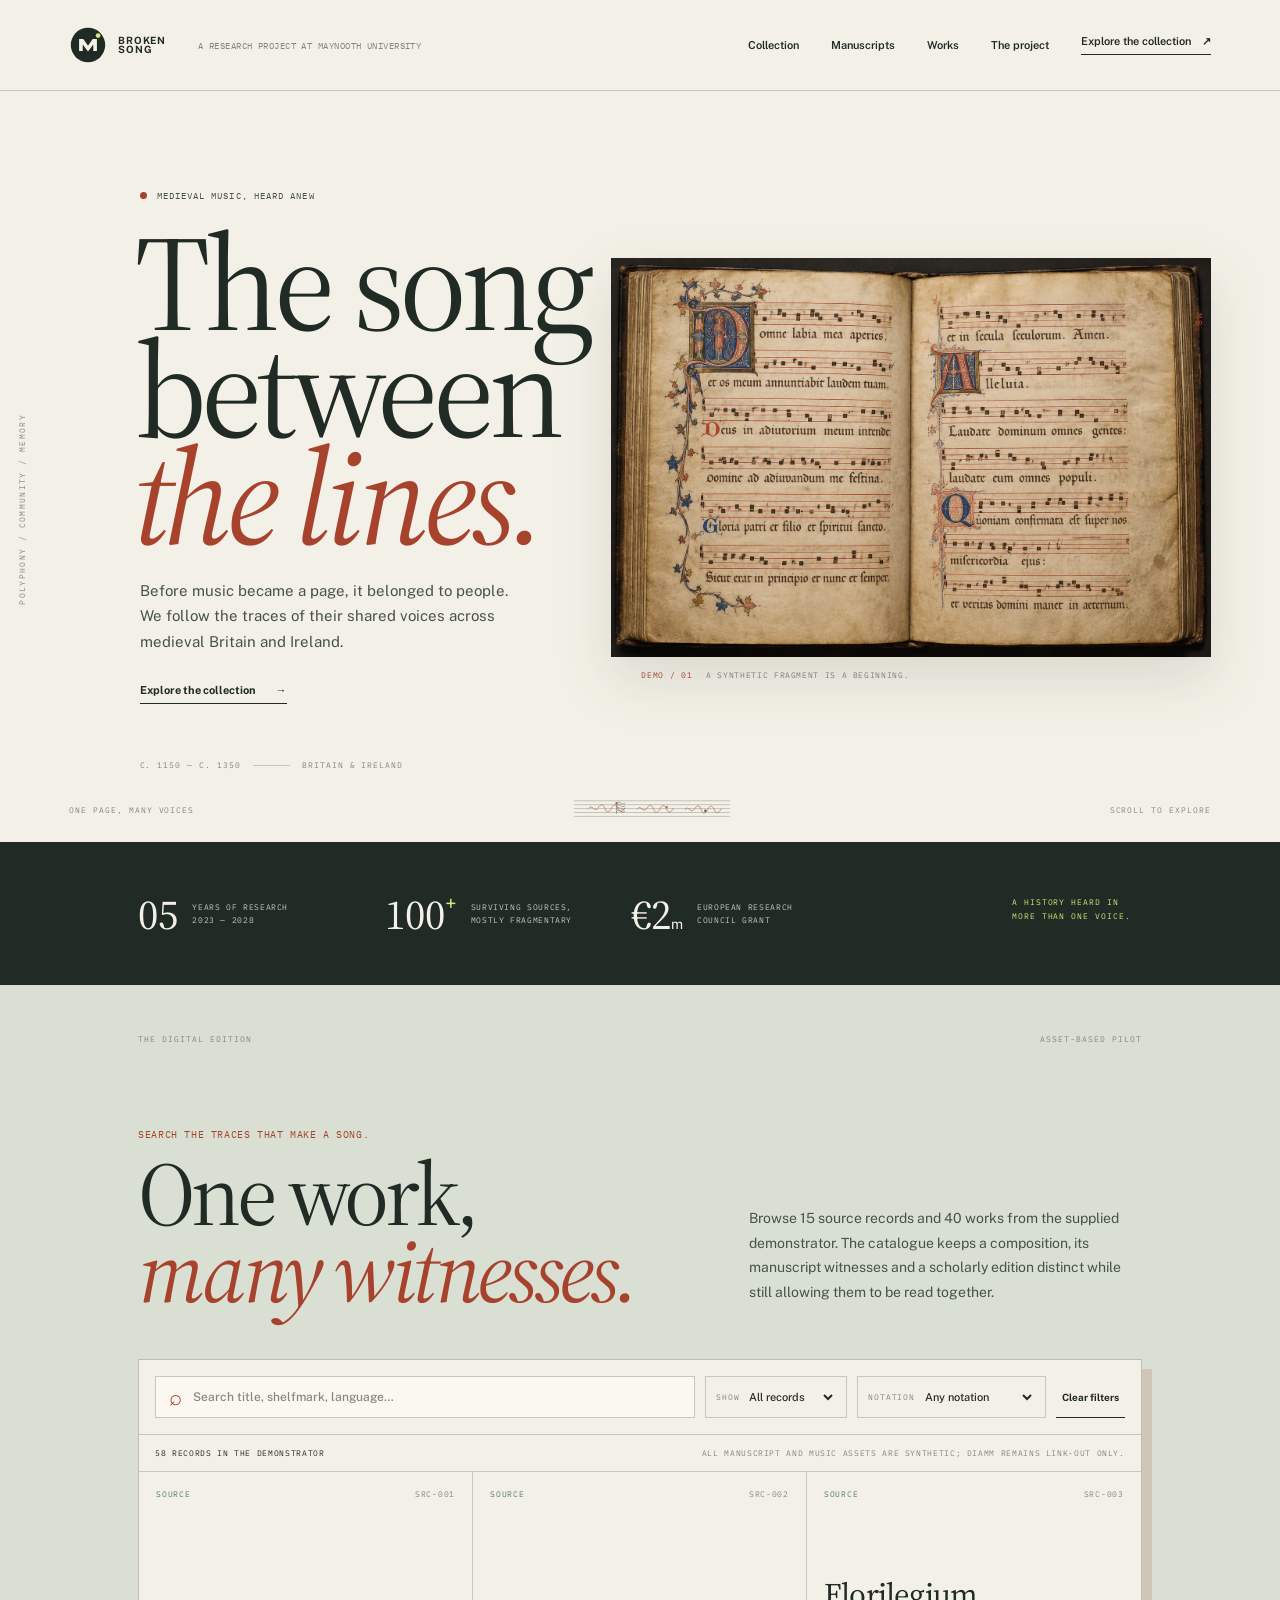
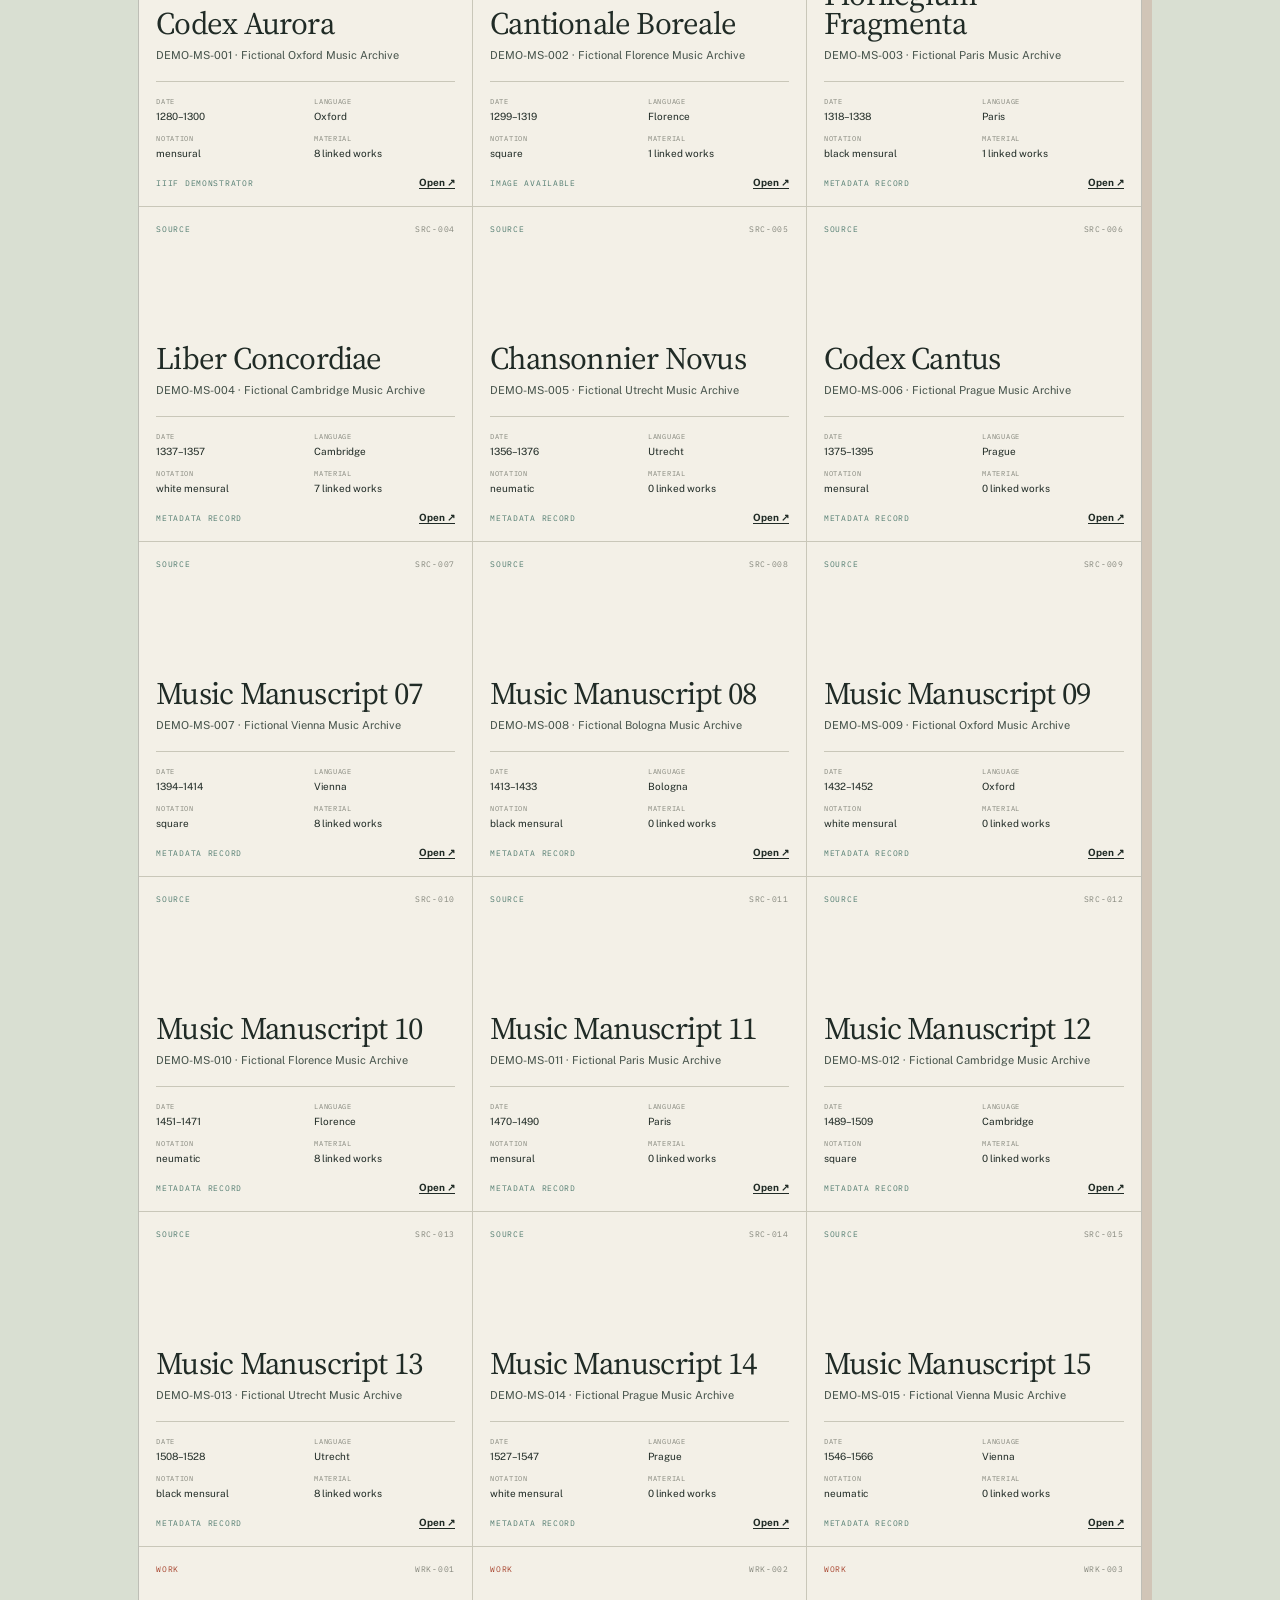
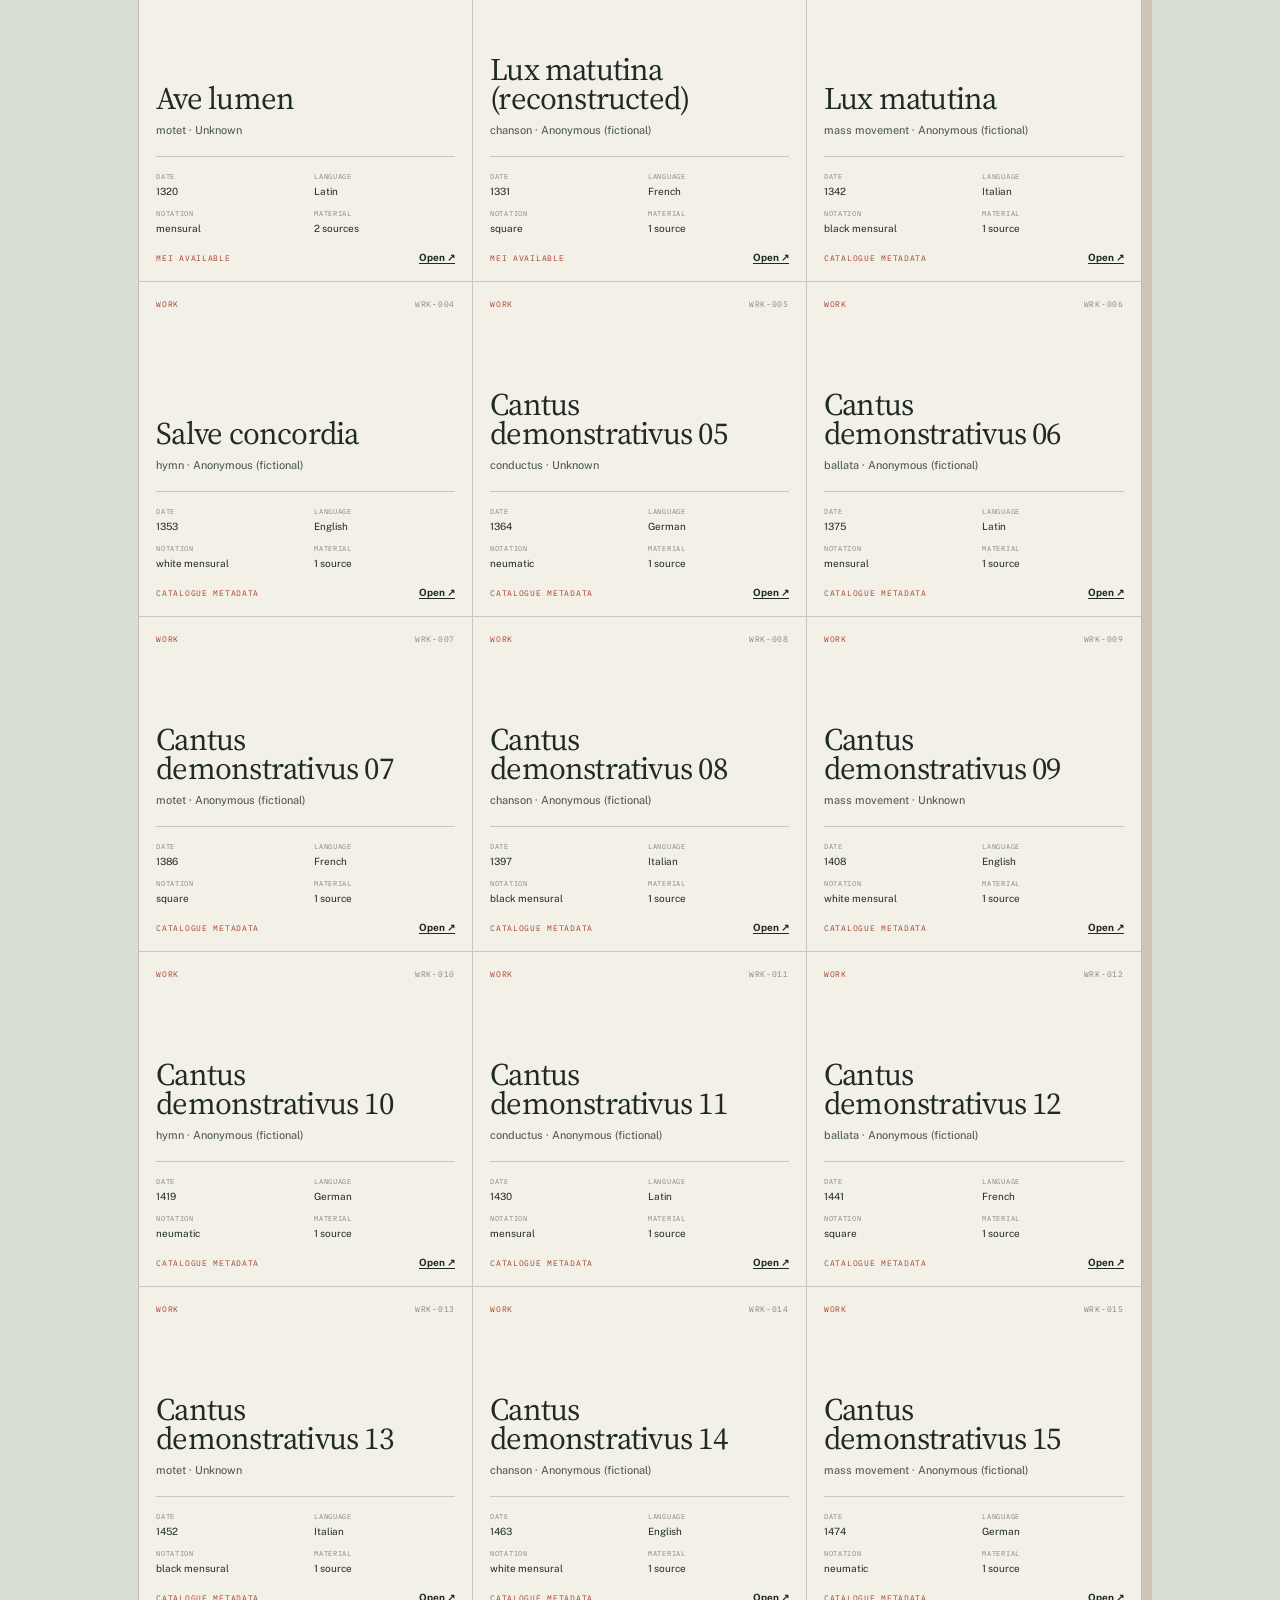
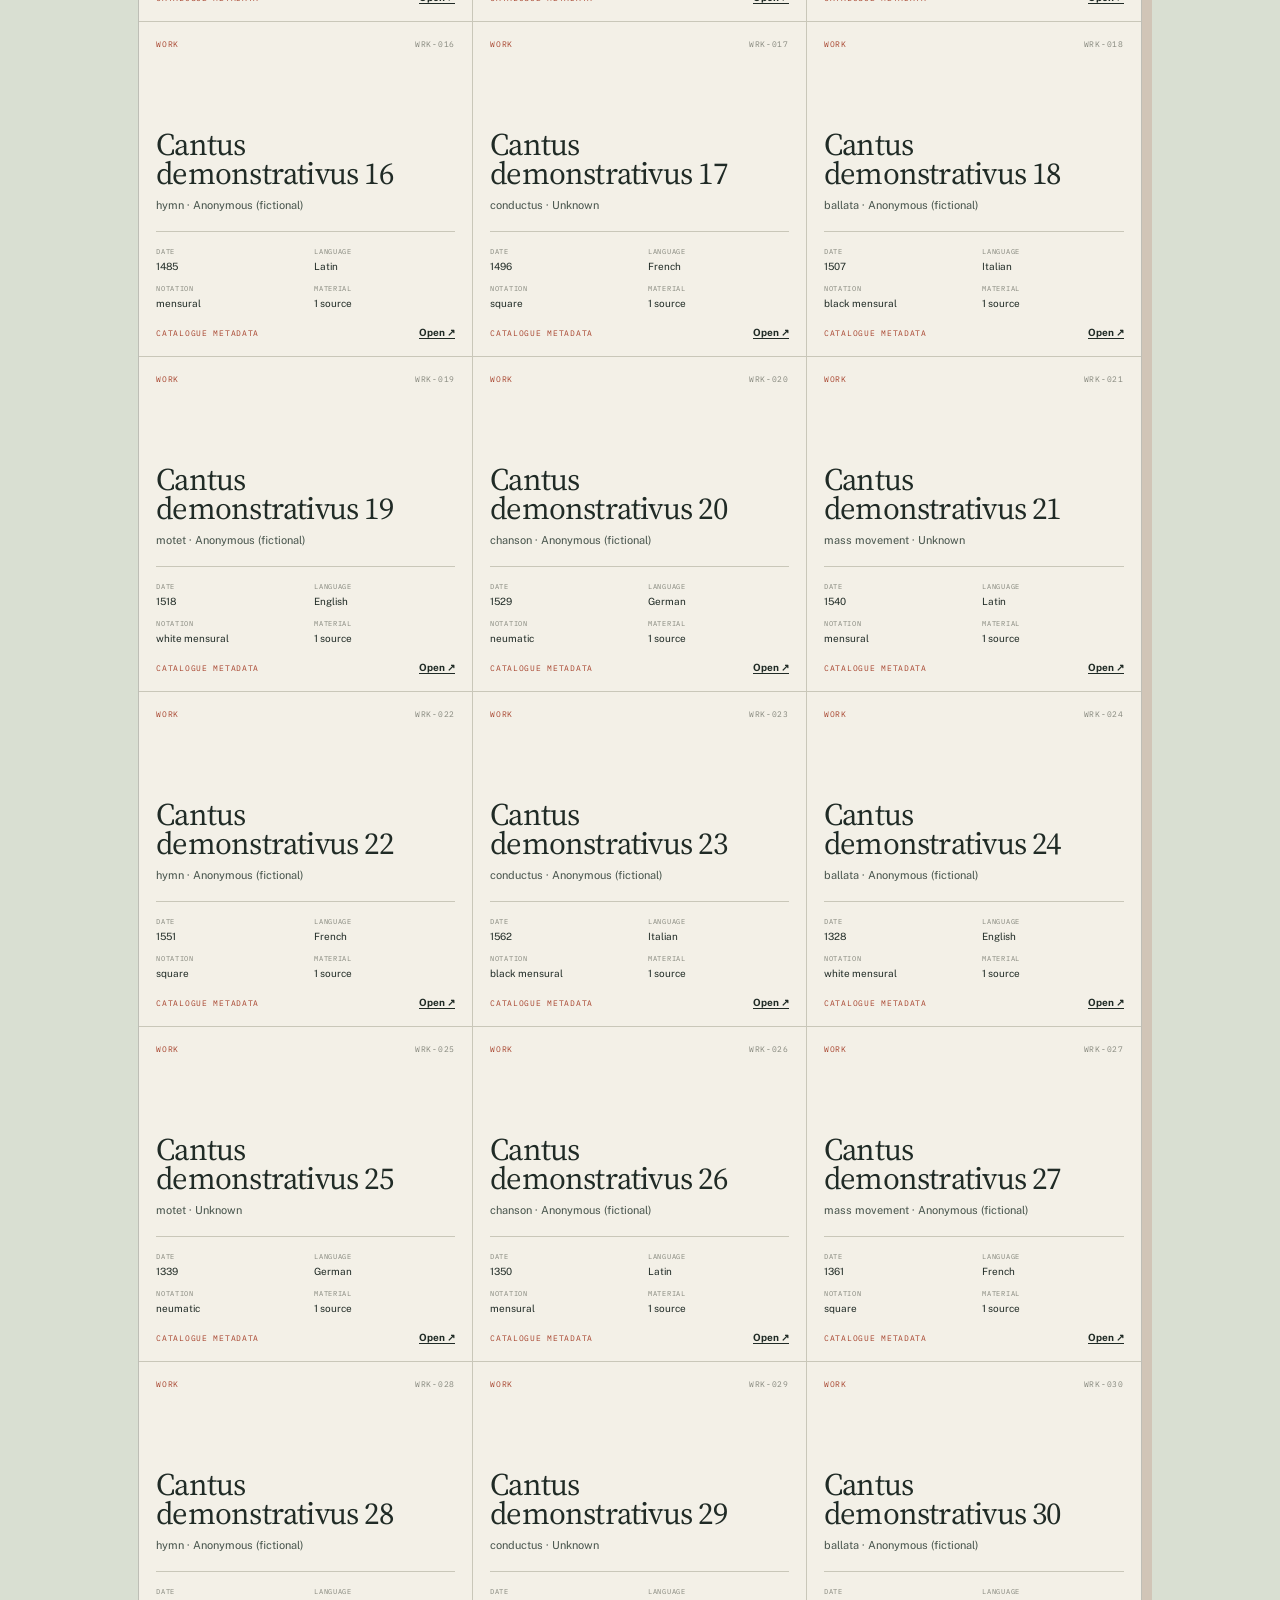
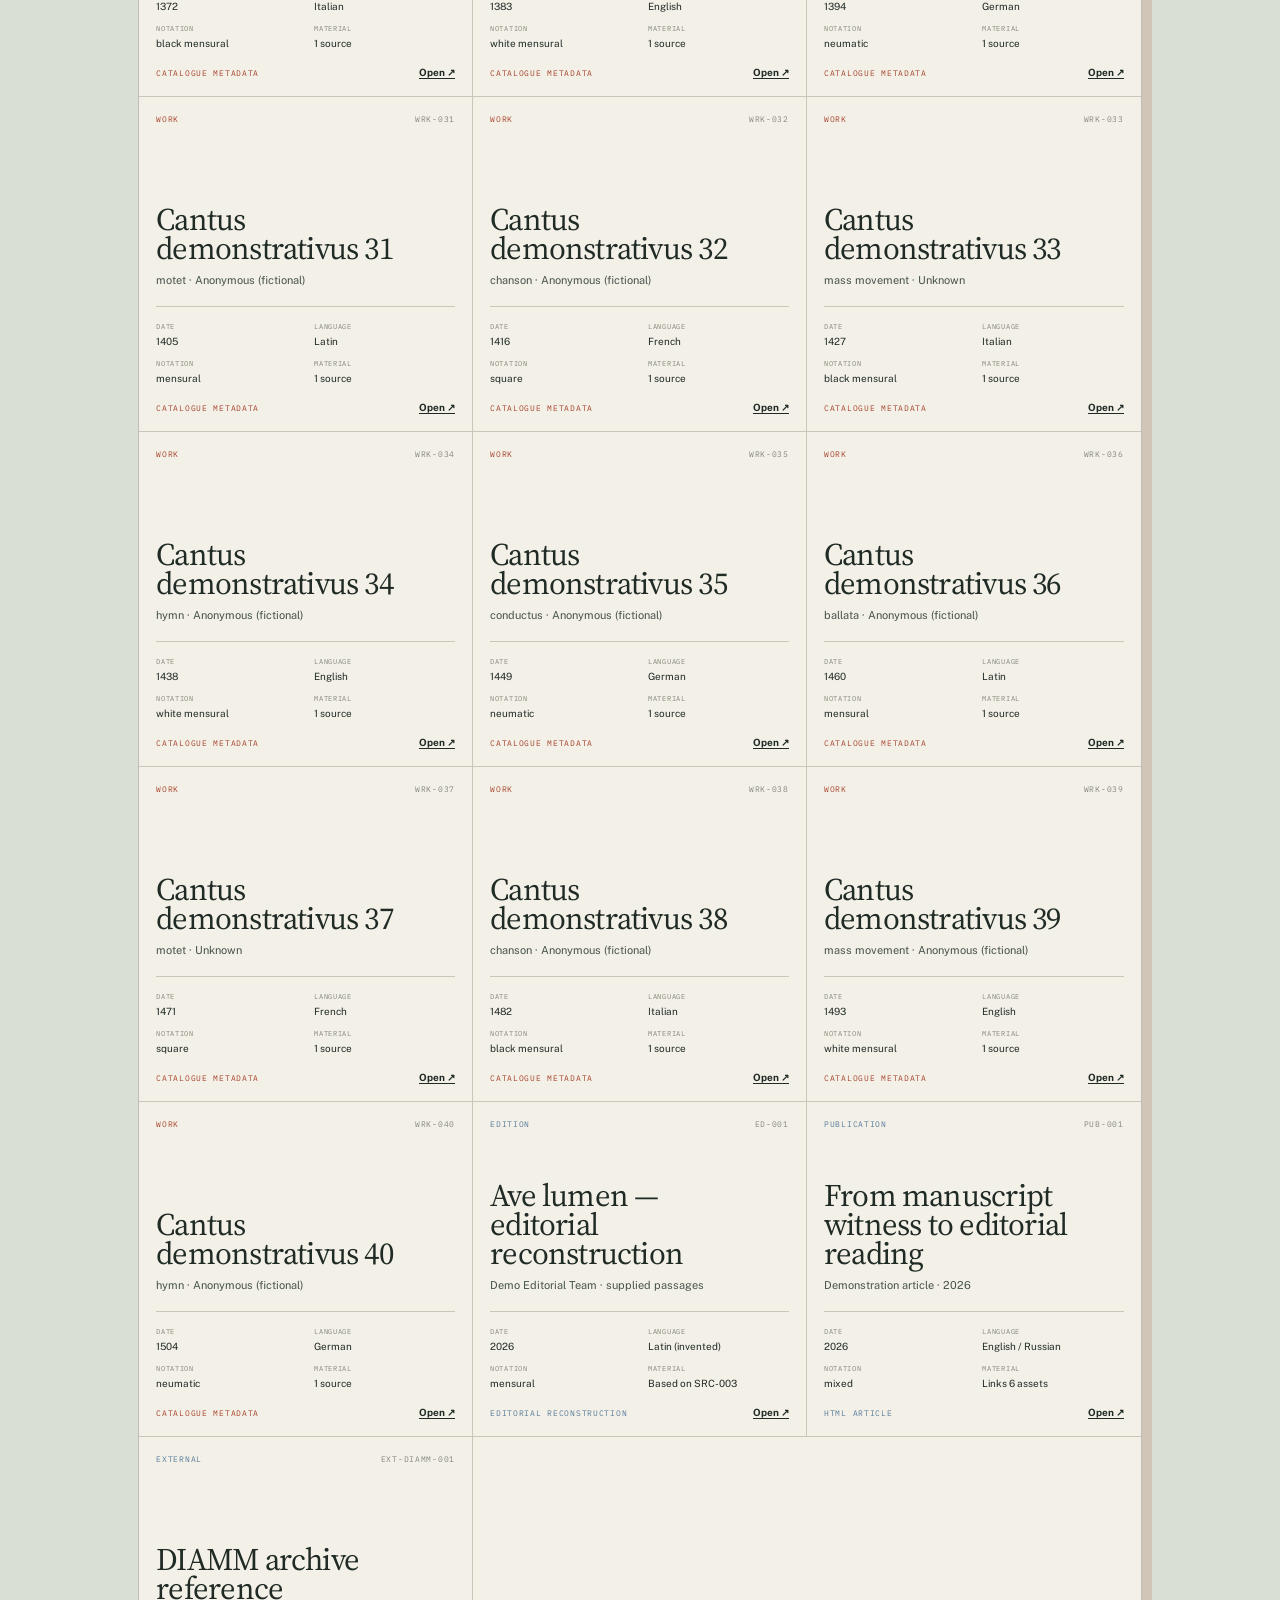
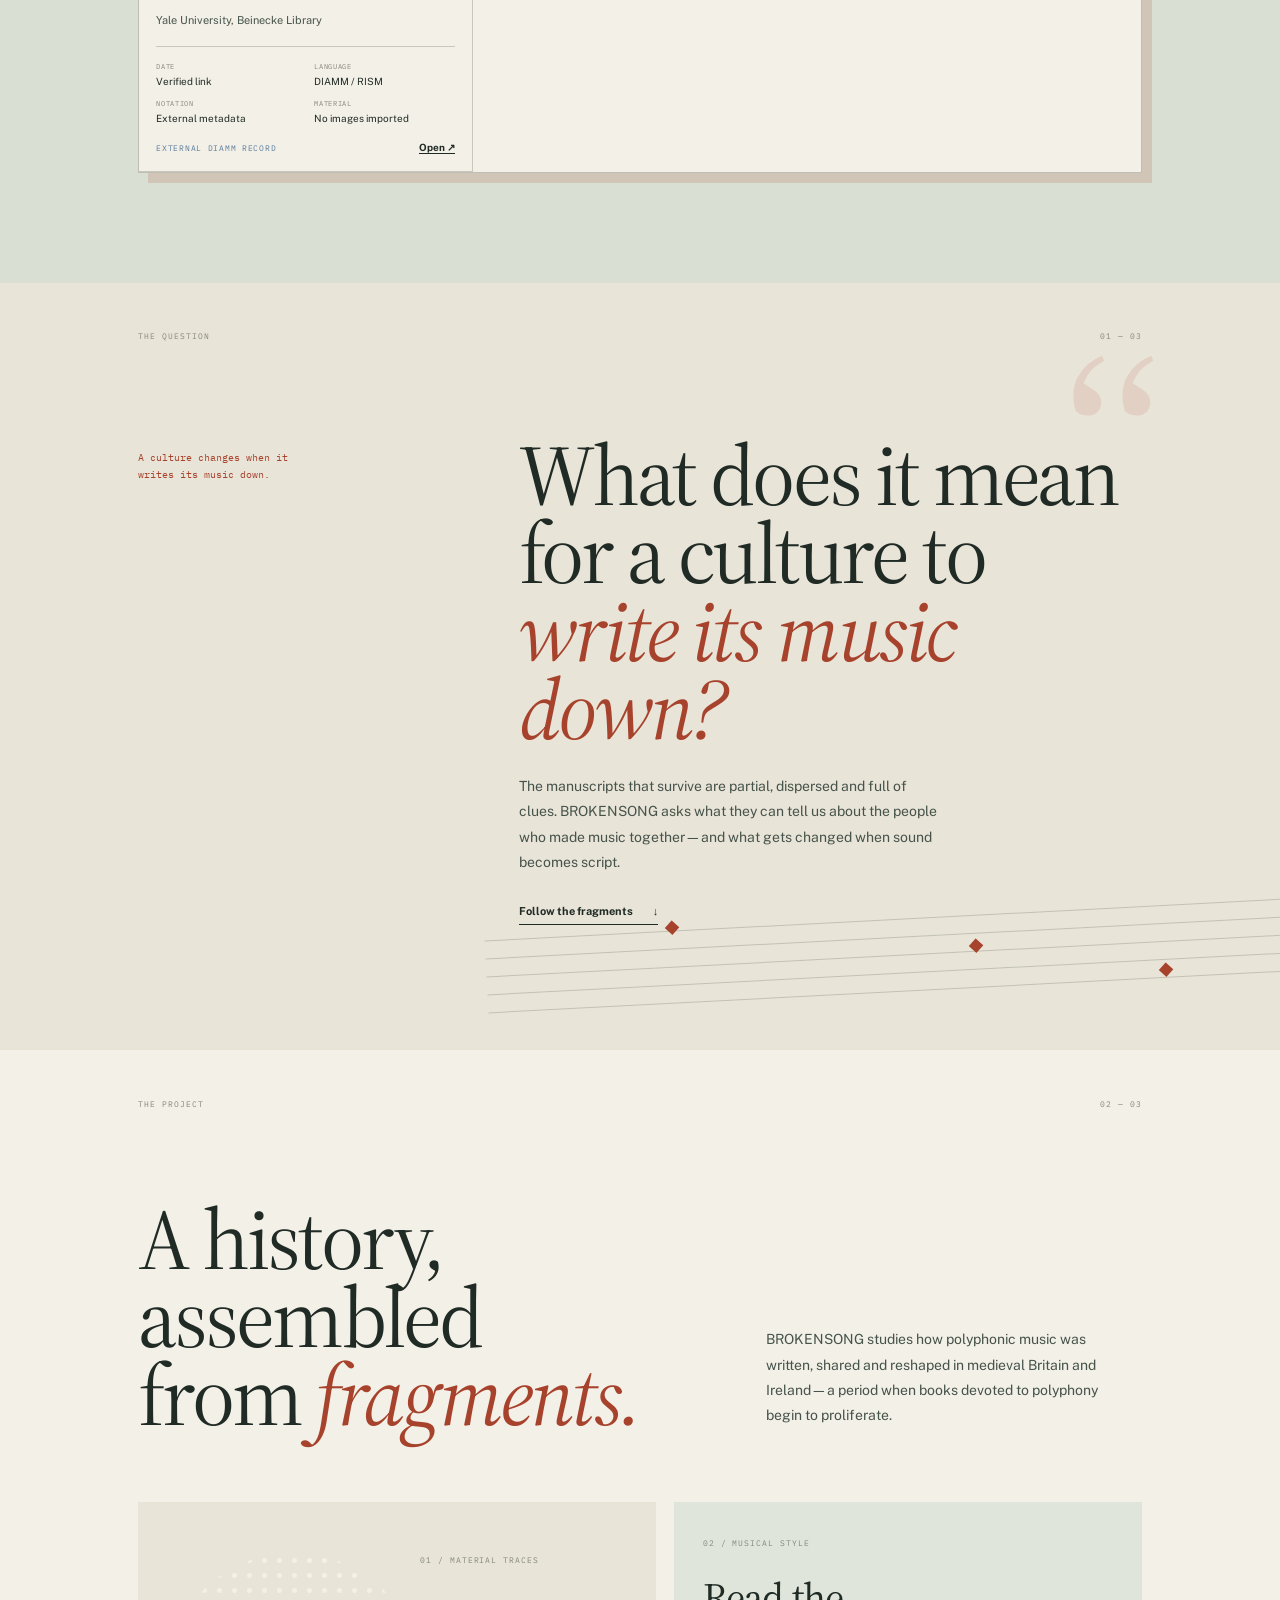
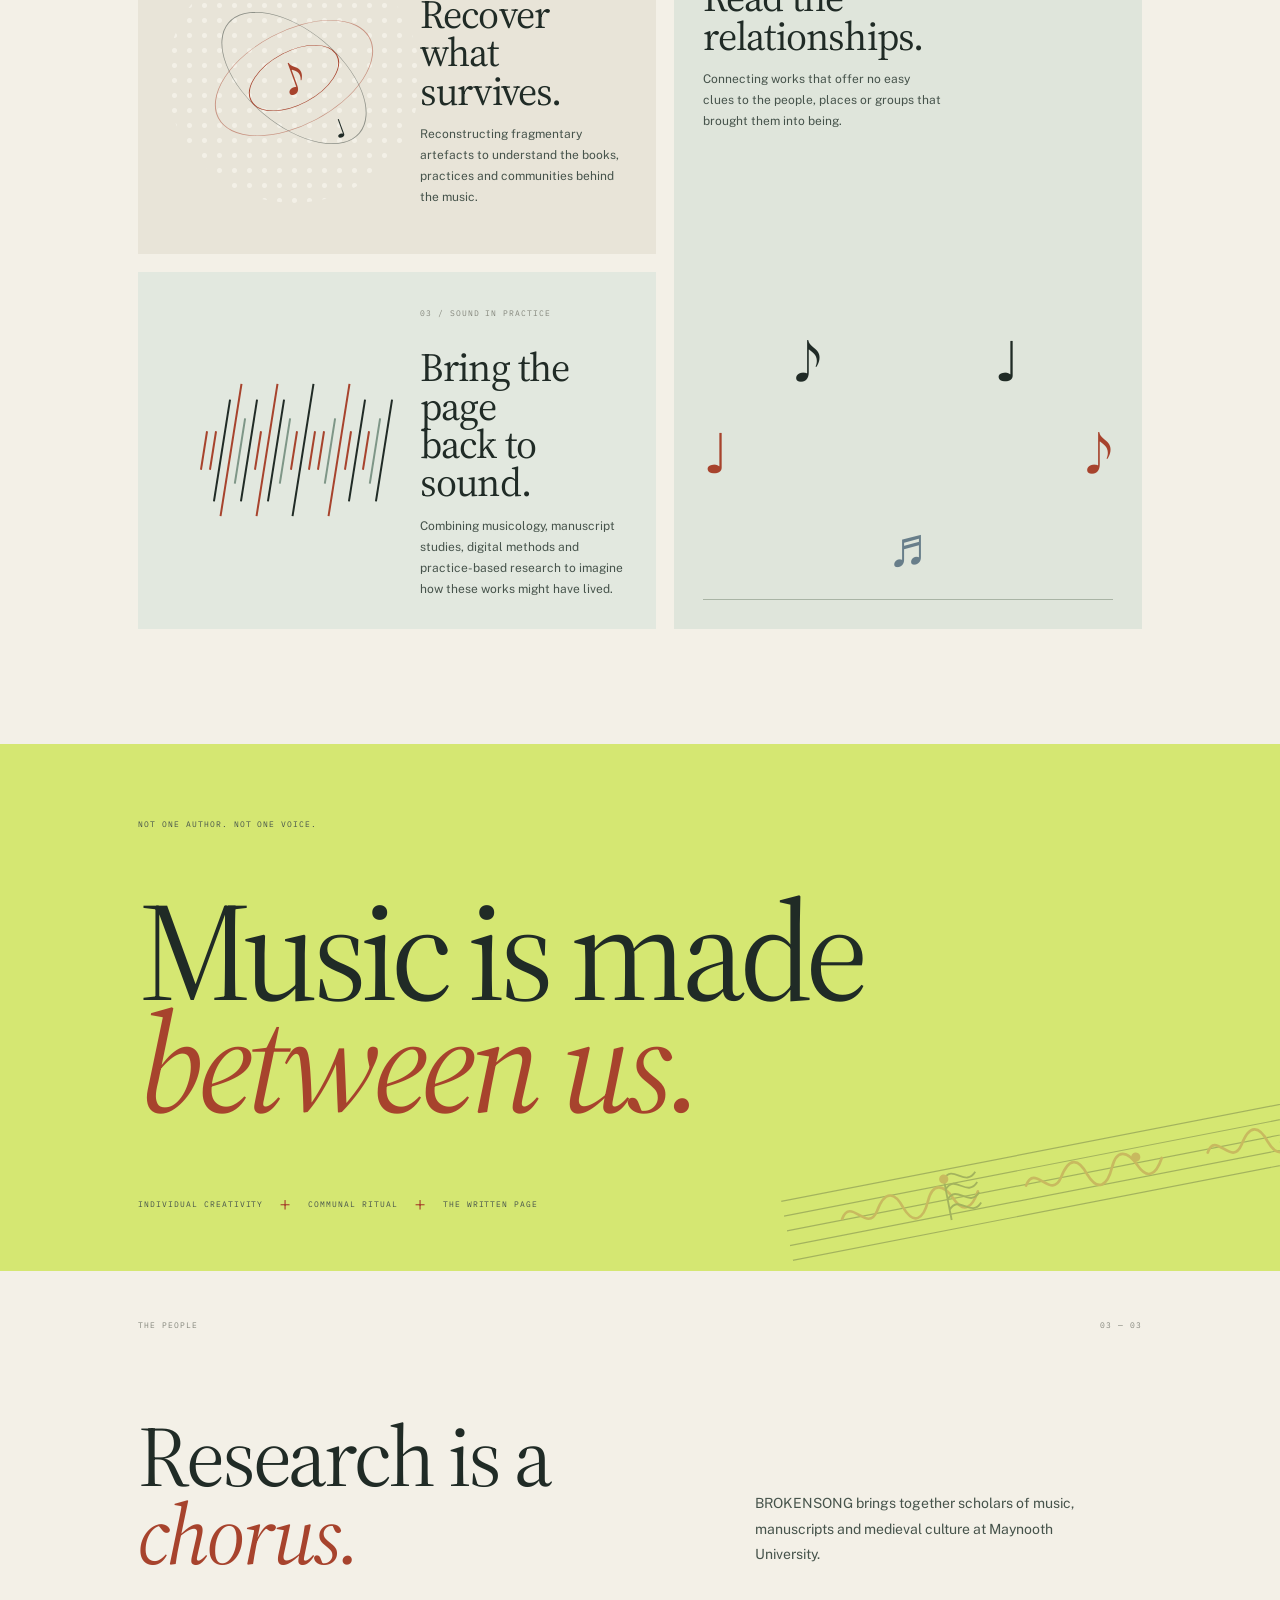
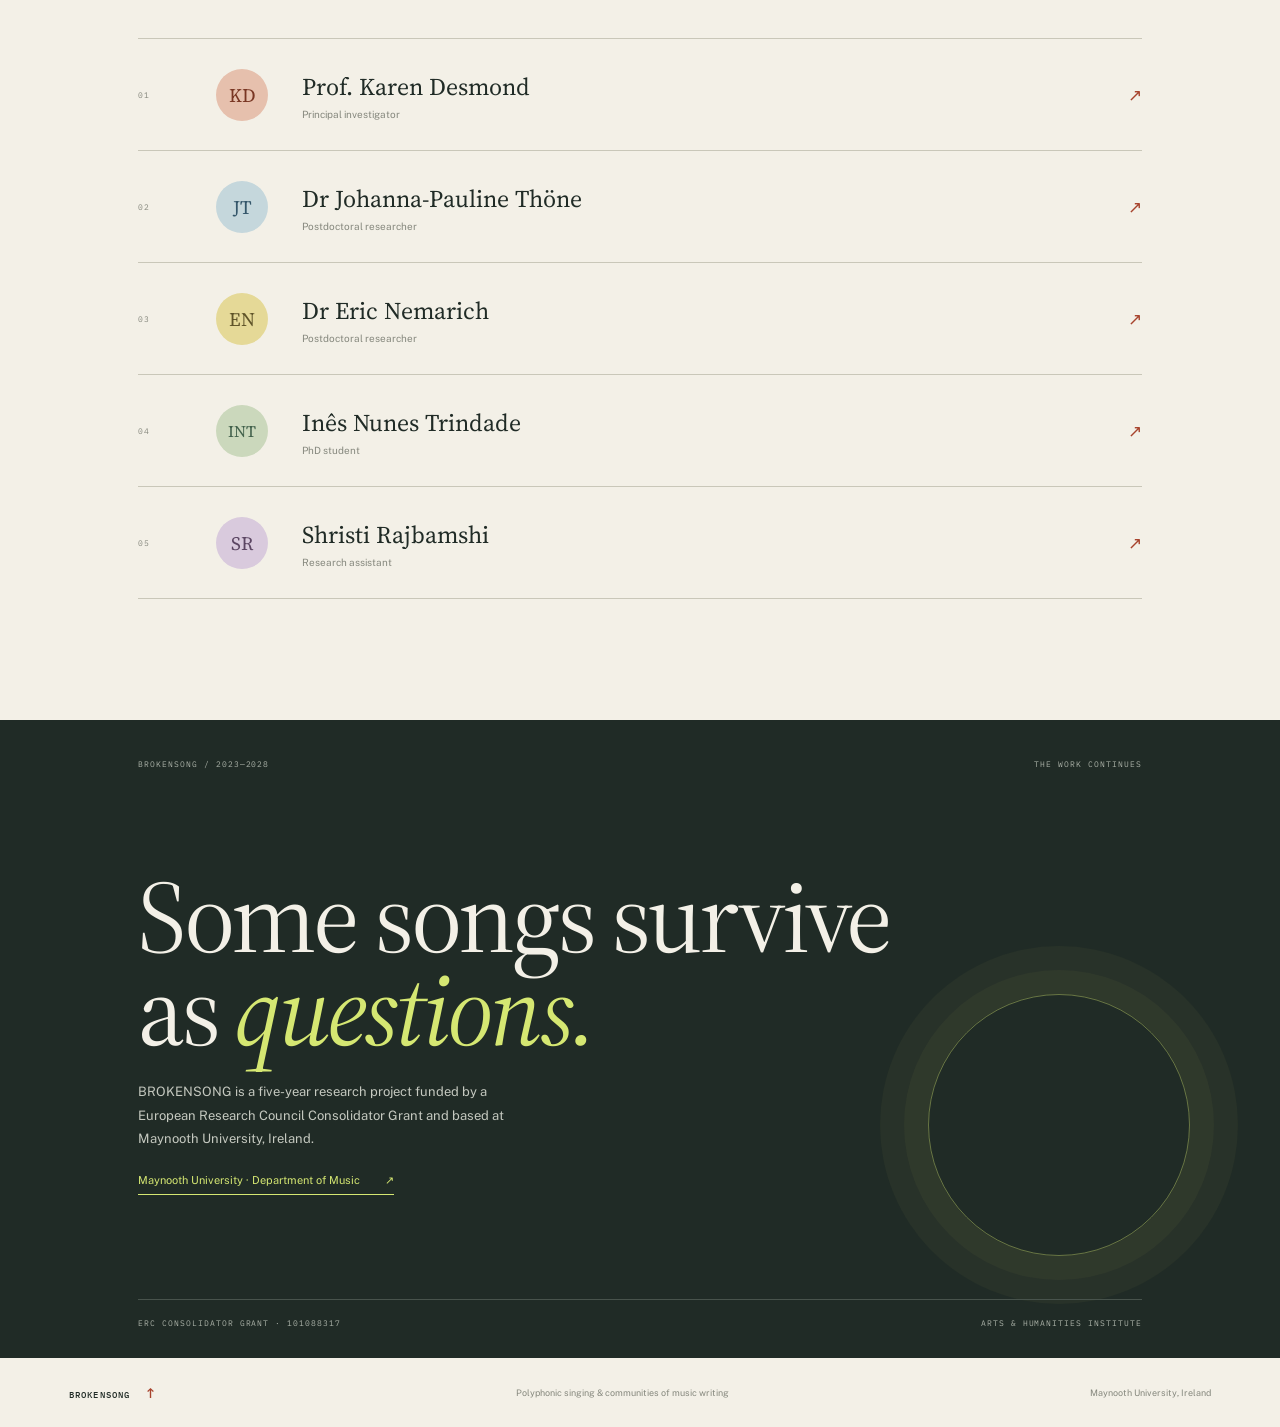
<file: index.html>
<!doctype html>
<html lang="en">
  <head>
    <meta charset="utf-8" />
    <meta name="viewport" content="width=device-width, initial-scale=1" />
    <meta name="theme-color" content="#f3f0e7" />
    <meta
      name="description"
      content="BROKENSONG explores polyphonic singing and communities of music writing in medieval Britain and Ireland, c. 1150–c. 1350."
    />
    <title>BROKENSONG — The song between the lines</title>
    <link rel="icon" type="image/svg+xml" href="assets/monogram.svg" />
    <link rel="preconnect" href="https://fonts.googleapis.com" />
    <link rel="preconnect" href="https://fonts.gstatic.com" crossorigin />
    <link
      href="https://fonts.googleapis.com/css2?family=IBM+Plex+Mono:wght@400;500&family=Public+Sans:wght@400;500;600;700&family=Source+Serif+4:ital,opsz,wght@0,8..60,400;0,8..60,600;1,8..60,400&display=swap"
      rel="stylesheet"
    />
    <link rel="stylesheet" href="styles.css" />
  </head>
  <body>
    <a class="skip-link" href="#main">Skip to content</a>

    <header class="site-header">
      <a class="wordmark" href="index.html" aria-label="BROKENSONG home">
        <img src="assets/monogram.svg" alt="" width="40" height="40" />
        <span>BROKEN<br />SONG</span>
      </a>
      <p class="institution">A research project at Maynooth University</p>
      <nav class="desktop-nav" aria-label="Main navigation">
        <a href="catalogue.html">Collection</a>
        <a href="manuscripts.html">Manuscripts</a>
        <a href="works.html">Works</a>
        <a href="project.html">The project</a>
      </nav>
      <details class="mobile-nav">
        <summary aria-label="Open navigation"><span></span><span></span></summary>
        <nav aria-label="Mobile navigation">
          <a href="catalogue.html">Collection</a>
          <a href="manuscripts.html">Manuscripts</a>
          <a href="works.html">Works</a>
          <a href="project.html">The project</a>
        </nav>
      </details>
      <a class="header-link" href="catalogue.html">Explore the collection <span aria-hidden="true">↗</span></a>
    </header>

    <main id="main">
      <section class="hero" id="top" aria-labelledby="hero-title">
        <div class="hero-copy">
          <div class="eyebrow"><span class="eyebrow-dot"></span> Medieval music, heard anew</div>
          <h1 id="hero-title">The song<br />between<br /><em>the lines.</em></h1>
          <p class="hero-intro">
            Before music became a page, it belonged to people. We follow the traces of their shared
            voices across medieval Britain and Ireland.
          </p>
          <a class="text-link" href="catalogue.html">Explore the collection <span aria-hidden="true">→</span></a>
          <div class="hero-date">
            <span>c. 1150 — c. 1350</span>
            <span class="date-rule"></span>
            <span>Britain &amp; Ireland</span>
          </div>
        </div>
        <figure class="hero-art">
          <img src="assets/manuscript_demo/01_featured_manuscript/featured_spread.jpg" alt="Synthetic illustrated manuscript spread created for the BROKENSONG demonstrator." />
          <figcaption><span>DEMO / 01</span> A synthetic fragment is a beginning.</figcaption>
          <span class="art-index" aria-hidden="true">MS.</span>
        </figure>
        <div class="hero-side-note" aria-hidden="true">POLYPHONY / COMMUNITY / MEMORY</div>
        <div class="hero-bottom">
          <span>ONE PAGE, MANY VOICES</span>
          <img src="assets/notation.svg" alt="" aria-hidden="true" />
          <span>SCROLL TO EXPLORE</span>
        </div>
      </section>

      <section class="facts" aria-label="Project at a glance">
        <div class="fact">
          <span class="fact-number">05</span>
          <span class="fact-label">years of research<br />2023 — 2028</span>
        </div>
        <div class="fact">
          <span class="fact-number">100<span class="plus">+</span></span>
          <span class="fact-label">surviving sources,<br />mostly fragmentary</span>
        </div>
        <div class="fact">
          <span class="fact-number">€2<span class="fact-unit">m</span></span>
          <span class="fact-label">European Research<br />Council grant</span>
        </div>
        <p class="facts-note">A history heard in more than one voice.</p>
      </section>

      <section class="collection-section" id="collection" aria-labelledby="collection-title">
        <div class="section-meta">
          <span>THE DIGITAL EDITION</span>
          <span>ASSET-BASED PILOT</span>
        </div>
        <div class="collection-heading">
          <div>
            <p class="collection-kicker">Search the traces that make a song.</p>
            <h2 id="collection-title">One work,<br /><em>many witnesses.</em></h2>
          </div>
          <p>
            Browse 15 source records and 40 works from the supplied demonstrator. The catalogue
            keeps a composition, its manuscript witnesses and a scholarly edition distinct while
            still allowing them to be read together.
          </p>
        </div>

        <div class="collection-workbench" data-catalogue>
          <div class="catalogue-controls">
            <label class="catalogue-search" for="catalogue-search">
              <span class="sr-only">Search the pilot collection</span>
              <span aria-hidden="true">⌕</span>
              <input id="catalogue-search" type="search" placeholder="Search title, shelfmark, language…" autocomplete="off" />
            </label>
            <label class="catalogue-select" for="catalogue-type">
              <span>Show</span>
              <select id="catalogue-type">
                <option value="all">All records</option>
                <option value="composition">Compositions</option>
                <option value="manuscript">Manuscripts</option>
                <option value="edition">Editions</option>
              </select>
            </label>
            <label class="catalogue-select" for="catalogue-notation">
              <span>Notation</span>
              <select id="catalogue-notation">
                <option value="all">Any notation</option>
                <option value="square">Square notation</option>
                <option value="mensural">Mensural notation</option>
                <option value="mixed">Mixed / unknown</option>
              </select>
            </label>
            <button class="clear-filters" type="button" data-clear-filters>Clear filters</button>
          </div>

          <div class="catalogue-summary" aria-live="polite">
            <p><span data-result-count>Loading</span> records in the demonstrator</p>
            <p>All manuscript and music assets are synthetic; DIAMM remains link-out only.</p>
          </div>

          <div class="catalogue-grid" data-catalogue-results></div>
          <p class="catalogue-empty" data-empty-state hidden>No records match those filters. Try a title, shelfmark, language or notation type.</p>
          <p class="catalogue-empty" data-load-state>Loading the supplied catalogue assets…</p>
        </div>
      </section>

      <section class="question-section" id="question" aria-labelledby="question-title">
        <div class="section-meta">
          <span>THE QUESTION</span>
          <span>01 — 03</span>
        </div>
        <div class="question-layout">
          <p class="section-kicker">A culture changes when it writes its music down.</p>
          <div>
            <h2 id="question-title">What does it mean<br />for a culture to<br /><em>write its music down?</em></h2>
            <p class="question-body">
              The manuscripts that survive are partial, dispersed and full of clues. BROKENSONG
              asks what they can tell us about the people who made music together—and what gets
              changed when sound becomes script.
            </p>
            <a class="text-link text-link-light" href="#project">Follow the fragments <span aria-hidden="true">↓</span></a>
          </div>
          <div class="question-mark" aria-hidden="true">“</div>
        </div>
        <div class="score-lines" aria-hidden="true">
          <span></span><span></span><span></span><span></span><span></span>
          <b class="note note-one">◆</b><b class="note note-two">◆</b><b class="note note-three">◆</b>
        </div>
      </section>

      <section class="project-section" id="project" aria-labelledby="project-title">
        <div class="section-meta">
          <span>THE PROJECT</span>
          <span>02 — 03</span>
        </div>
        <div class="project-heading">
          <h2 id="project-title">A history, assembled<br />from <em>fragments.</em></h2>
          <p>
            BROKENSONG studies how polyphonic music was written, shared and reshaped in medieval
            Britain and Ireland—a period when books devoted to polyphony begin to proliferate.
          </p>
        </div>
        <div class="method-grid">
          <article class="method-card method-card-wide">
            <div class="method-art manuscript-art" aria-hidden="true">
              <span class="orbit orbit-one"></span>
              <span class="orbit orbit-two"></span>
              <span class="orbit orbit-three"></span>
              <span class="orbit-note">♪</span>
              <span class="orbit-note orbit-note-small">♩</span>
            </div>
            <div class="method-copy">
              <span class="card-number">01 / MATERIAL TRACES</span>
              <h3>Recover what<br />survives.</h3>
              <p>
                Reconstructing fragmentary artefacts to understand the books, practices and
                communities behind the music.
              </p>
            </div>
          </article>
          <article class="method-card method-card-tall">
            <div class="method-copy">
              <span class="card-number">02 / MUSICAL STYLE</span>
              <h3>Read the<br />relationships.</h3>
              <p>
                Connecting works that offer no easy clues to the people, places or groups that
                brought them into being.
              </p>
            </div>
            <div class="style-lines" aria-hidden="true">
              <span>♩</span><span>♪</span><span>♬</span><span>♩</span><span>♪</span>
            </div>
          </article>
          <article class="method-card method-card-wide method-card-last">
            <div class="sound-wave" aria-hidden="true">
              <span></span><span></span><span></span><span></span><span></span><span></span>
              <span></span><span></span><span></span><span></span><span></span><span></span>
              <span></span><span></span><span></span><span></span><span></span><span></span>
              <span></span><span></span><span></span>
            </div>
            <div class="method-copy">
              <span class="card-number">03 / SOUND IN PRACTICE</span>
              <h3>Bring the page<br />back to sound.</h3>
              <p>
                Combining musicology, manuscript studies, digital methods and practice-based
                research to imagine how these works might have lived.
              </p>
            </div>
          </article>
        </div>
      </section>

      <section class="interlude" aria-label="Research principle">
        <p class="interlude-label">Not one author. Not one voice.</p>
        <p class="interlude-statement">Music is made<br /><em>between us.</em></p>
        <div class="interlude-footer">
          <span>INDIVIDUAL CREATIVITY</span><span class="interlude-plus">+</span>
          <span>COMMUNAL RITUAL</span><span class="interlude-plus">+</span>
          <span>THE WRITTEN PAGE</span>
        </div>
        <img src="assets/notation.svg" class="interlude-score" alt="" aria-hidden="true" />
      </section>

      <section class="people-section" id="people" aria-labelledby="people-title">
        <div class="section-meta">
          <span>THE PEOPLE</span>
          <span>03 — 03</span>
        </div>
        <div class="people-heading">
          <h2 id="people-title">Research is a<br /><em>chorus.</em></h2>
          <p>
            BROKENSONG brings together scholars of music, manuscripts and medieval culture at
            Maynooth University.
          </p>
        </div>
        <div class="people-list">
          <article class="person">
            <span class="person-index">01</span>
            <div class="person-monogram monogram-rust">KD</div>
            <div class="person-name"><h3>Prof. Karen Desmond</h3><p>Principal investigator</p></div>
            <span class="person-arrow" aria-hidden="true">↗</span>
          </article>
          <article class="person">
            <span class="person-index">02</span>
            <div class="person-monogram monogram-blue">JT</div>
            <div class="person-name"><h3>Dr Johanna-Pauline Thöne</h3><p>Postdoctoral researcher</p></div>
            <span class="person-arrow" aria-hidden="true">↗</span>
          </article>
          <article class="person">
            <span class="person-index">03</span>
            <div class="person-monogram monogram-yellow">EN</div>
            <div class="person-name"><h3>Dr Eric Nemarich</h3><p>Postdoctoral researcher</p></div>
            <span class="person-arrow" aria-hidden="true">↗</span>
          </article>
          <article class="person">
            <span class="person-index">04</span>
            <div class="person-monogram monogram-green">INT</div>
            <div class="person-name"><h3>Inês Nunes Trindade</h3><p>PhD student</p></div>
            <span class="person-arrow" aria-hidden="true">↗</span>
          </article>
          <article class="person">
            <span class="person-index">05</span>
            <div class="person-monogram monogram-lilac">SR</div>
            <div class="person-name"><h3>Shristi Rajbamshi</h3><p>Research assistant</p></div>
            <span class="person-arrow" aria-hidden="true">↗</span>
          </article>
        </div>
      </section>

      <section class="closing" aria-labelledby="closing-title">
        <div class="closing-top"><span>BROKENSONG / 2023—2028</span><span>THE WORK CONTINUES</span></div>
        <h2 id="closing-title">Some songs survive<br />as <em>questions.</em></h2>
        <p>
          BROKENSONG is a five-year research project funded by a European Research Council
          Consolidator Grant and based at Maynooth University, Ireland.
        </p>
        <a class="closing-link" href="https://www.maynoothuniversity.ie/music" target="_blank" rel="noreferrer">
          Maynooth University · Department of Music <span aria-hidden="true">↗</span>
        </a>
        <div class="closing-bottom">
          <span>ERC CONSOLIDATOR GRANT · 101088317</span>
          <span>ARTS &amp; HUMANITIES INSTITUTE</span>
        </div>
      </section>
    </main>

    <footer class="site-footer">
      <a class="footer-mark" href="#top">BROKENSONG <span>↑</span></a>
      <span>Polyphonic singing &amp; communities of music writing</span>
      <span>Maynooth University, Ireland</span>
    </footer>
    <script src="app.js" defer></script>
  </body>
</html>
</file>
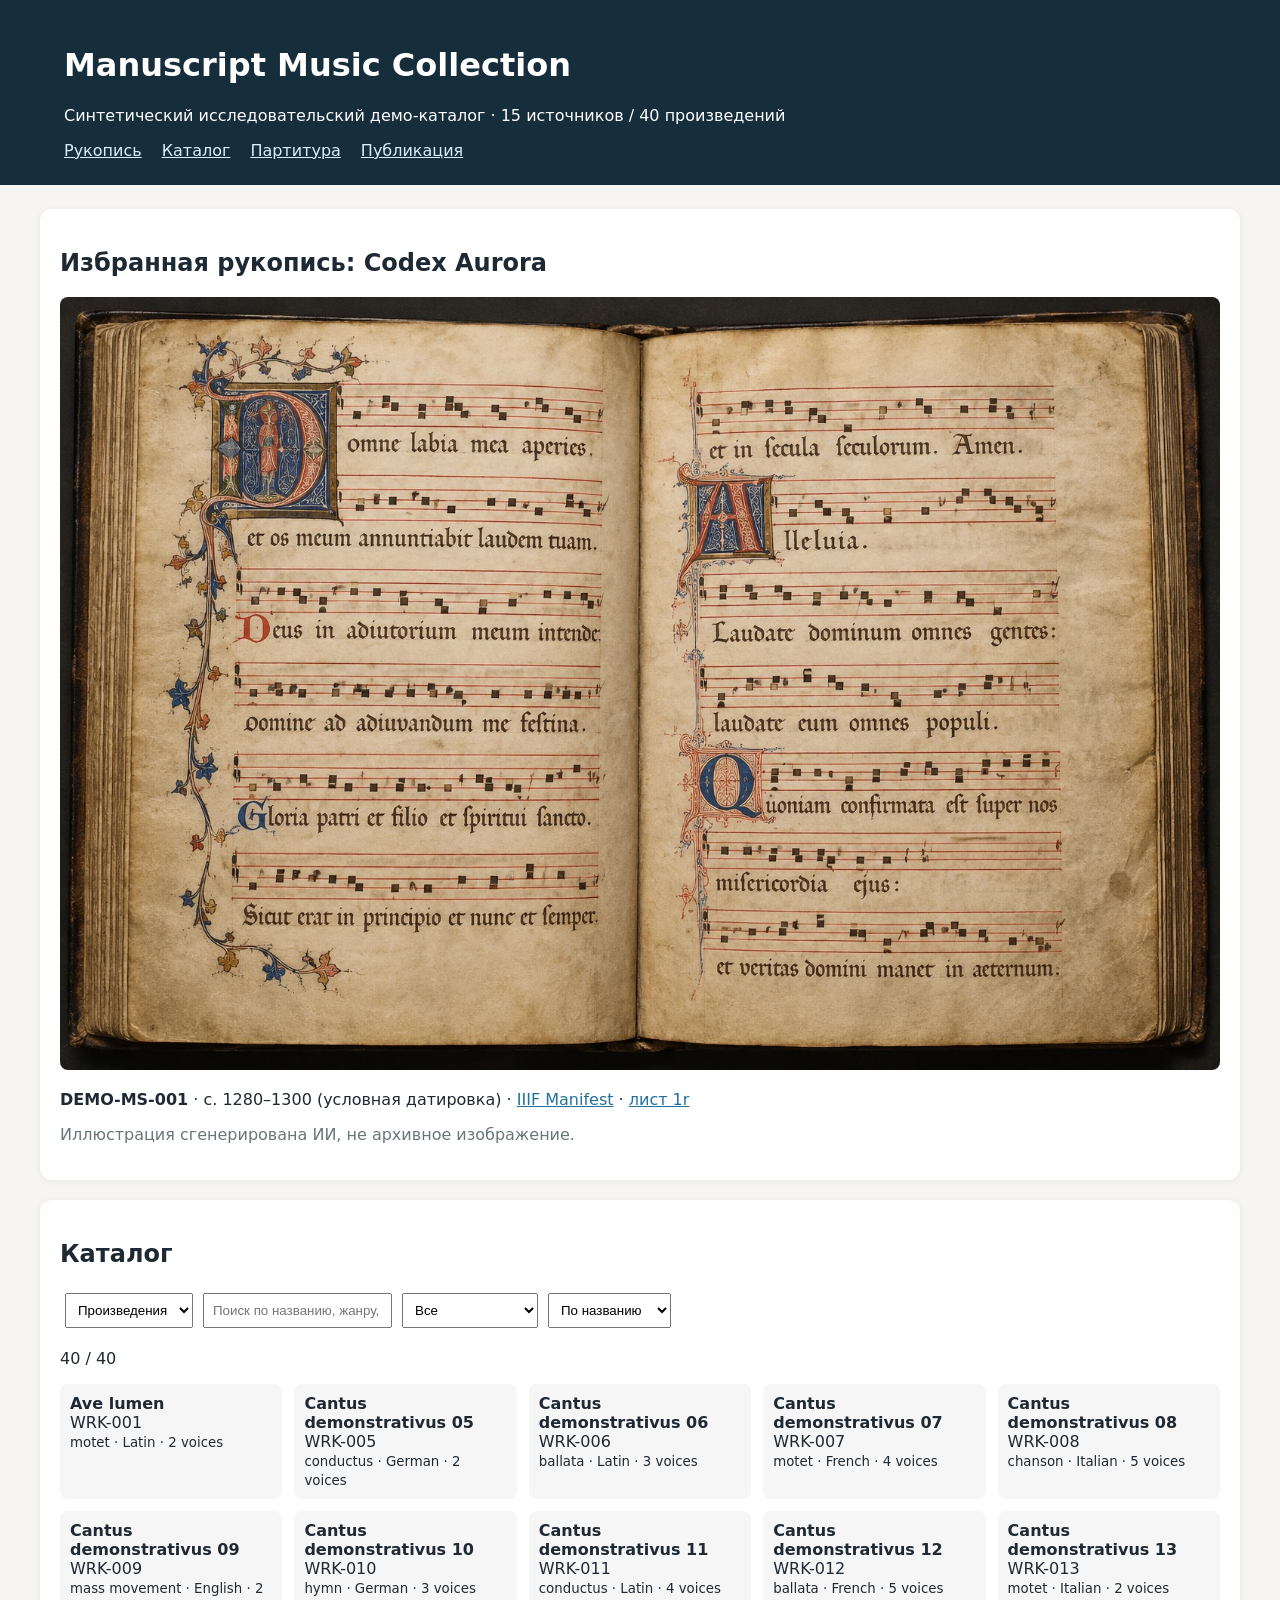
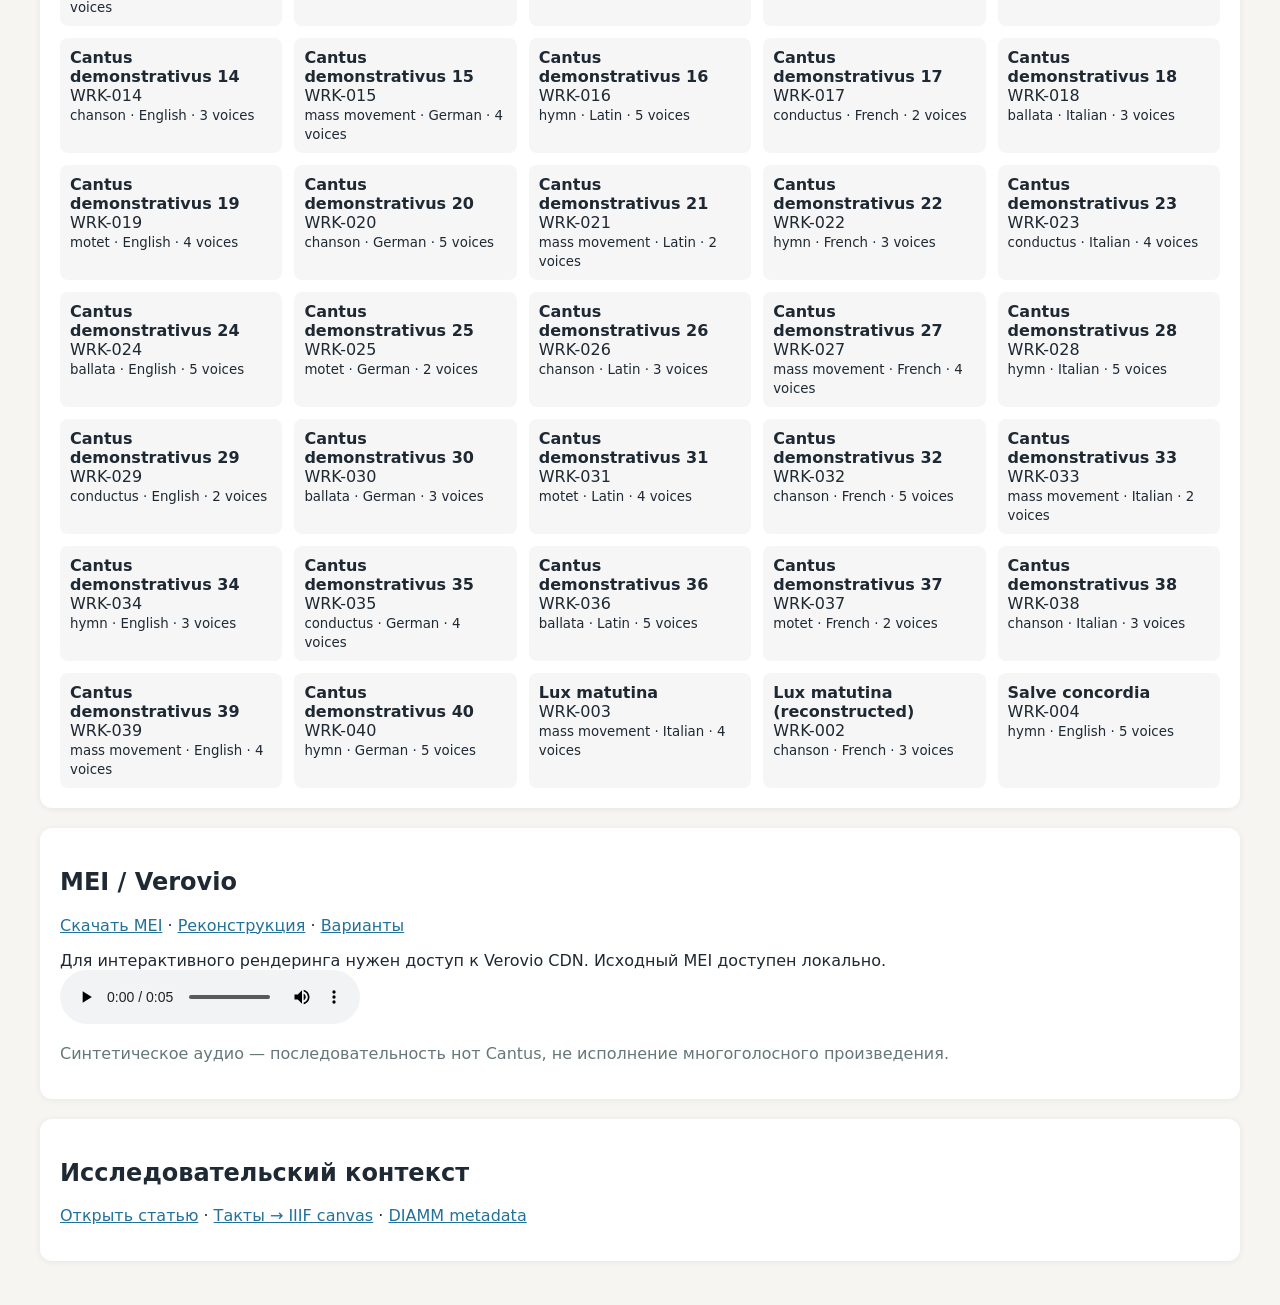
<file: assets/manuscript_demo/viewer/index.html>
<!doctype html><html lang="ru"><meta charset="utf-8"><meta name="viewport" content="width=device-width,initial-scale=1"><title>Manuscript Demo</title><style>body{font-family:system-ui,sans-serif;margin:0;background:#f6f5f1;color:#1f2933}header{background:#162d3c;color:white;padding:25px 5%}main{max-width:1200px;margin:auto;padding:24px}section{background:white;border-radius:12px;margin-bottom:20px;padding:20px;box-shadow:0 1px 7px #0001}img{max-width:100%;border-radius:8px}a{color:#21719a}#score{overflow:auto}nav a{color:#d7efff;margin-right:20px}button,select,input{padding:8px;margin:5px}#result{display:grid;grid-template-columns:repeat(auto-fill,minmax(220px,1fr));gap:12px}.item{background:#f6f6f6;padding:10px;border-radius:8px} .muted{color:#677}</style><header><h1>Manuscript Music Collection</h1><p>Синтетический исследовательский демо-каталог · 15 источников / 40 произведений</p><nav><a href="#hero">Рукопись</a><a href="#catalog">Каталог</a><a href="#notation">Партитура</a><a href="#article">Публикация</a></nav></header><main><section id="hero"><h2>Избранная рукопись: Codex Aurora</h2><img src="../01_featured_manuscript/featured_spread.jpg" alt="Сгенерированный иллюстративный манускрипт"><p><b>DEMO-MS-001</b> · c. 1280–1300 (условная датировка) · <a href="../02_iiif_manuscript/manifest.json">IIIF Manifest</a> · <a href="../02_iiif_manuscript/images/folio_01_recto.jpg">лист 1r</a></p><p class="muted">Иллюстрация сгенерирована ИИ, не архивное изображение.</p></section><section id="catalog"><h2>Каталог</h2><select id="kind"><option value="works">Произведения</option><option value="sources">Источники</option></select><input id="search" placeholder="Поиск по названию, жанру, языку"><select id="filter"><option value="">Все</option></select><select id="sort"><option value="title">По названию</option><option value="date">По датировке</option></select><p id="count"></p><div id="result"></div></section><section id="notation"><h2>MEI / Verovio</h2><p><a href="../04_mei_score/ave_lumen.mei">Скачать MEI</a> · <a href="../05_editorial_reconstruction/ave_lumen_reconstruction.mei">Реконструкция</a> · <a href="../06_two_witnesses/comparison.json">Варианты</a></p><div id="score">Для интерактивного рендеринга нужен доступ к Verovio CDN. Исходный MEI доступен локально.</div><audio controls src="../audio/ave_lumen_preview.wav"></audio><p class="muted">Синтетическое аудио — последовательность нот Cantus, не исполнение многоголосного произведения.</p></section><section id="article"><h2>Исследовательский контекст</h2><p><a href="../09_scholarly_publication/article.html">Открыть статью</a> · <a href="../07_manuscript_score_link/measure_to_canvas.json">Такты → IIIF canvas</a> · <a href="../10_diamm_external/resource.json">DIAMM metadata</a></p></section></main><script>let rows=[],kind='works';const $=s=>document.querySelector(s);async function load(){kind=$('#kind').value;rows=await(await fetch('../08_catalog/'+kind+'.json')).json();const k=kind==='works'?'genre':'notation';const opts=[...new Set(rows.map(x=>x[k]))].sort();$('#filter').innerHTML='<option value="">Все</option>'+opts.map(v=>`<option>${v}</option>`).join('');render()}function render(){const q=$('#search').value.toLowerCase(),f=$('#filter').value,sort=$('#sort').value;let r=rows.filter(x=>JSON.stringify(x).toLowerCase().includes(q)&&(!f||x[kind==='works'?'genre':'notation']===f)).sort((a,b)=>sort==='date'?(a.date||a.date_from)-(b.date||b.date_from):a.title.localeCompare(b.title));$('#count').textContent=r.length+' / '+rows.length;$('#result').innerHTML=r.map(x=>`<div class="item"><b>${x.title}</b><div>${x.id}</div><small>${kind==='works'?x.genre+' · '+x.language+' · '+x.voices+' voices':x.shelfmark+' · '+x.notation}</small></div>`).join('')}['kind','search','filter','sort'].forEach(id=>$('#'+id).addEventListener(id==='search'?'input':'change',id==='kind'?load:render));load();</script><script src="https://www.verovio.org/javascript/latest/verovio-toolkit-wasm.js"></script><script>if(window.verovio){verovio.module.onRuntimeInitialized=async()=>{try{let data=await(await fetch('../04_mei_score/ave_lumen.mei')).text();let tk=new verovio.toolkit();tk.setOptions({scale:42,pageWidth:1800});tk.loadData(data);$('#score').innerHTML=tk.renderToSVG(1)}catch(e){$('#score').textContent='Не удалось загрузить Verovio: '+e.message}}}</script></html>
</file>
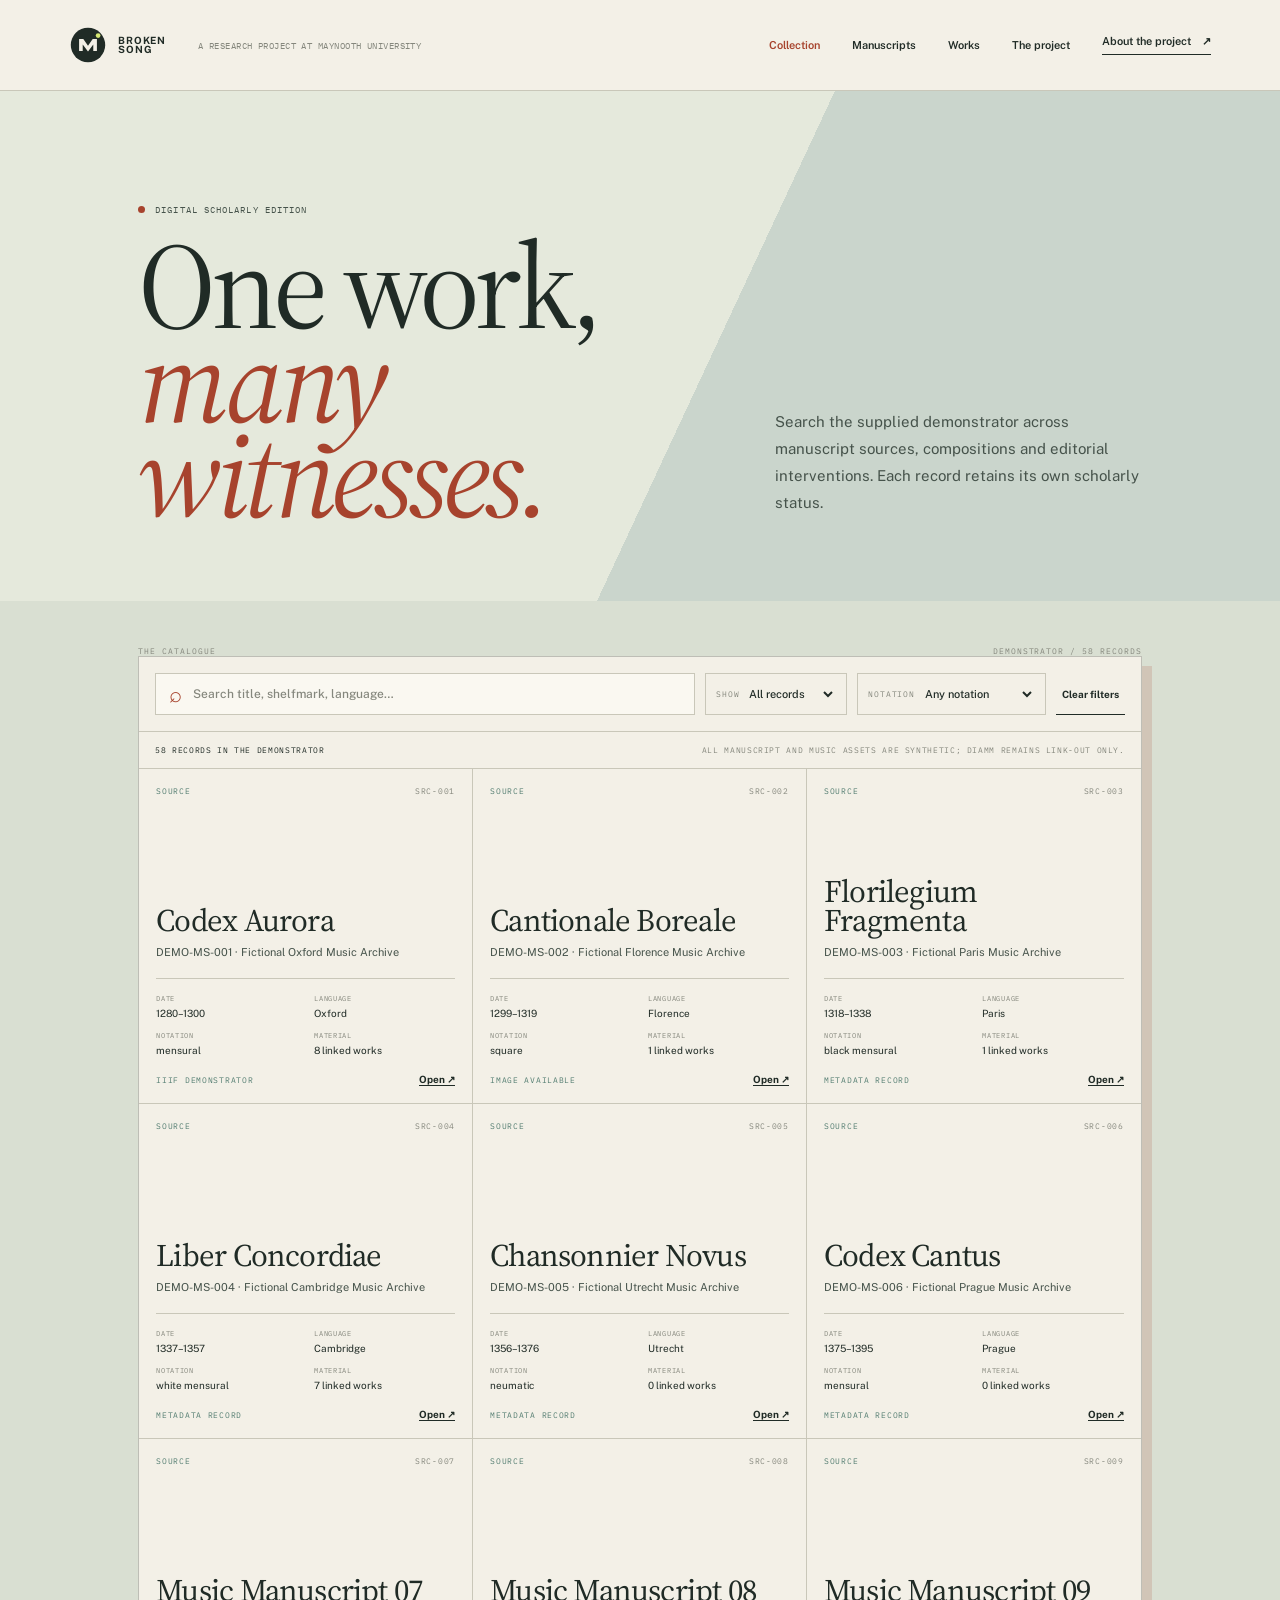
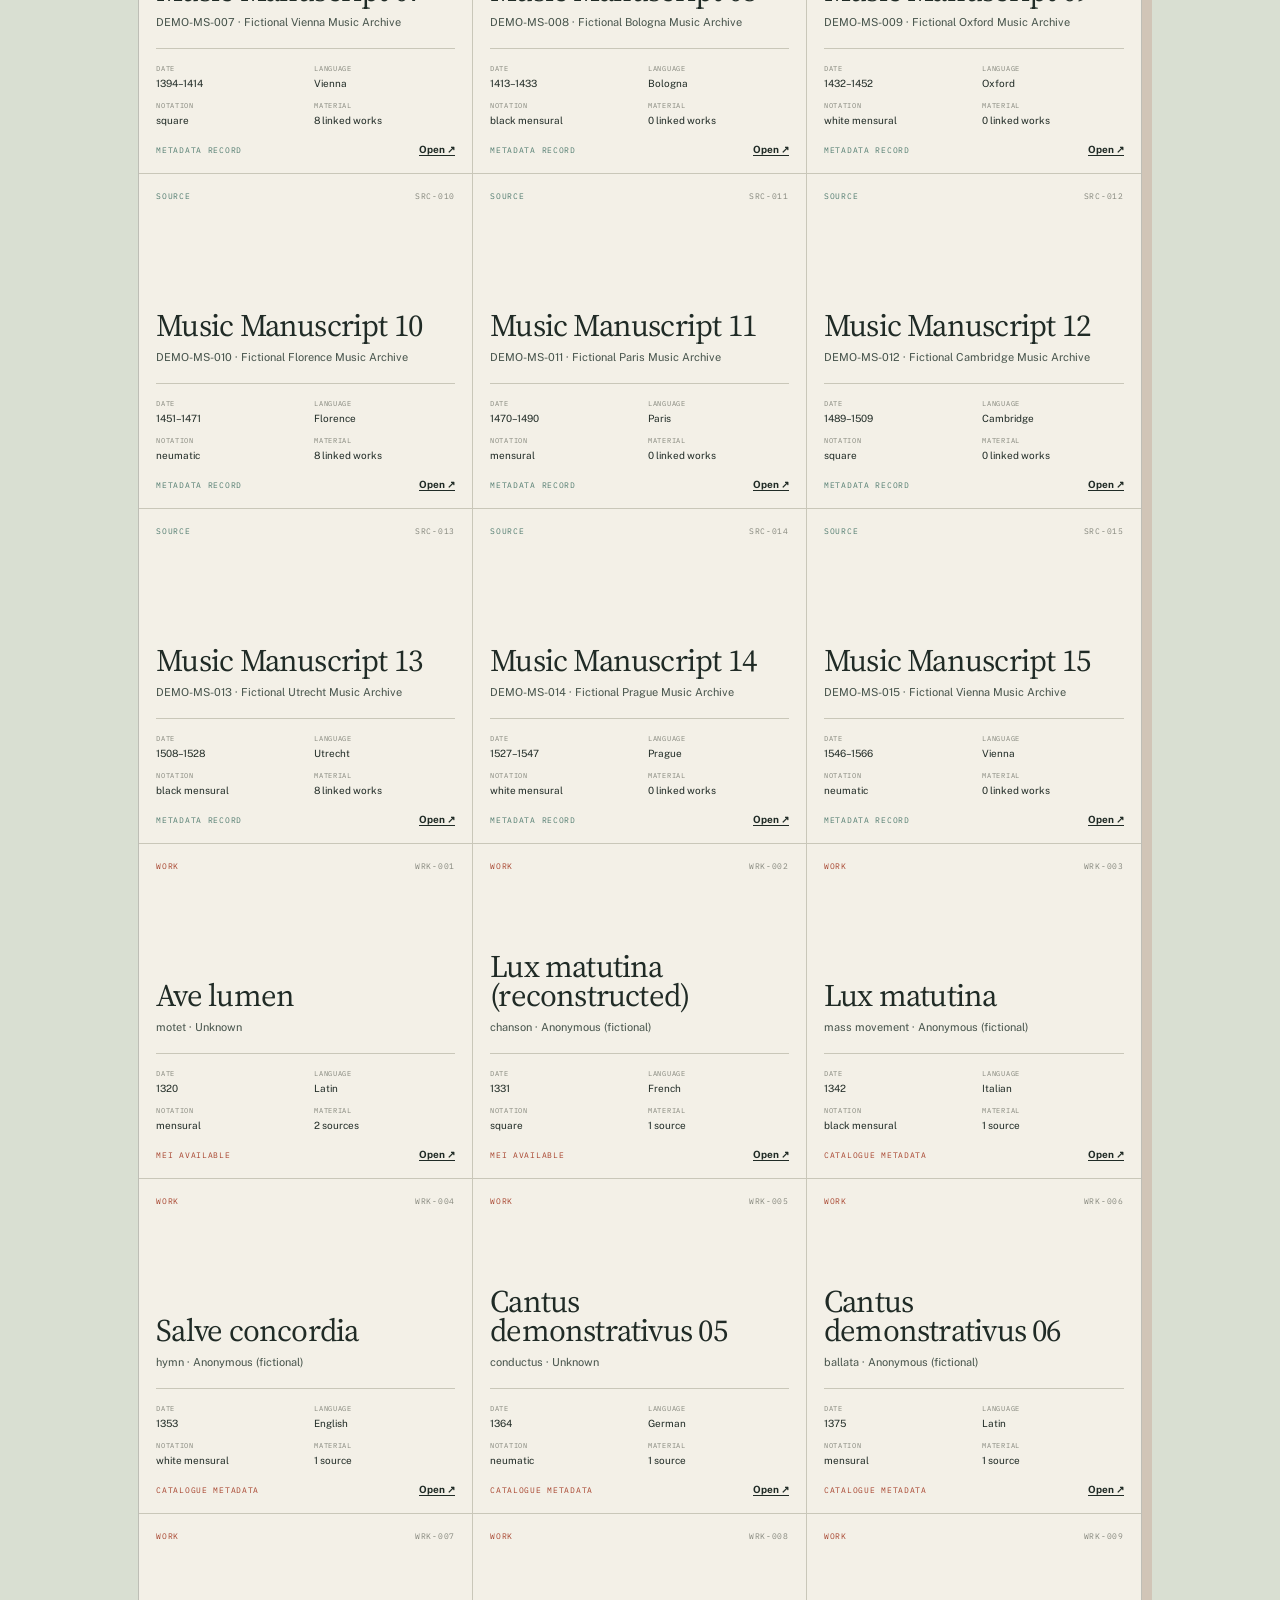
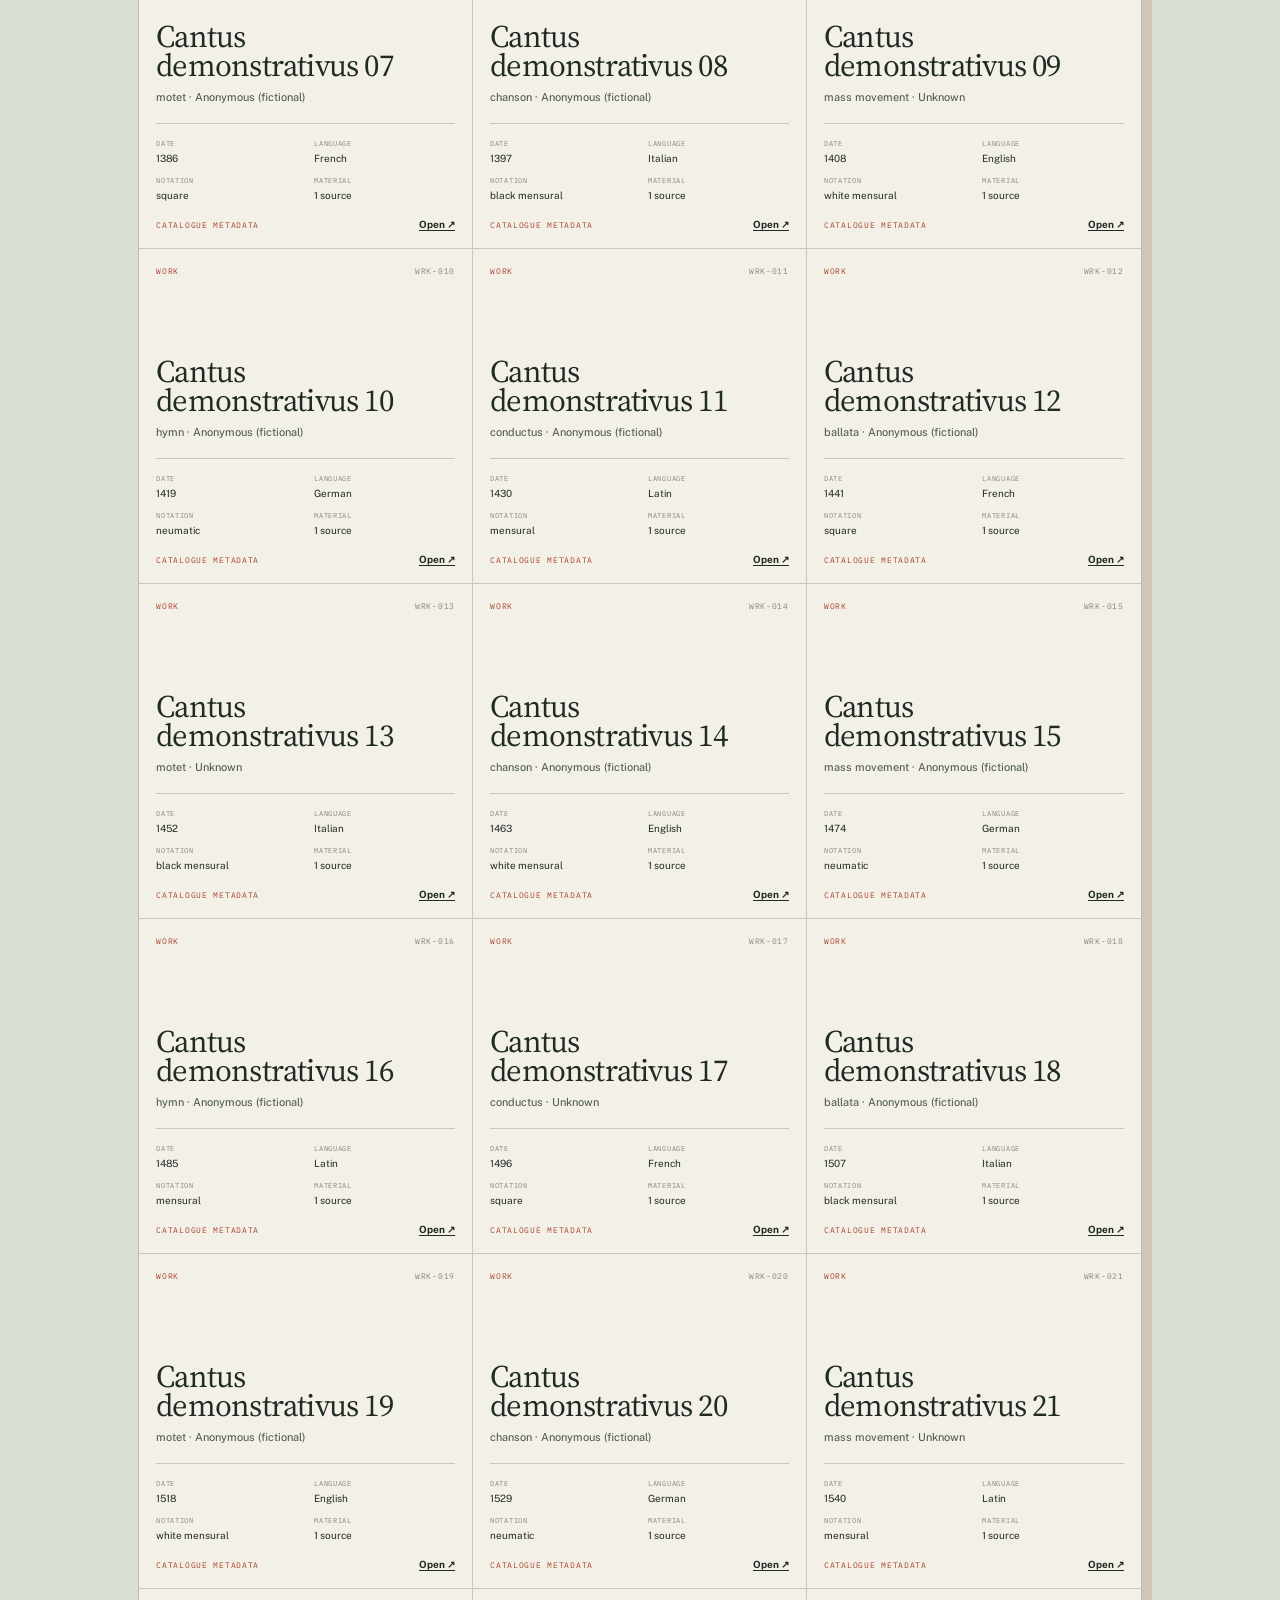
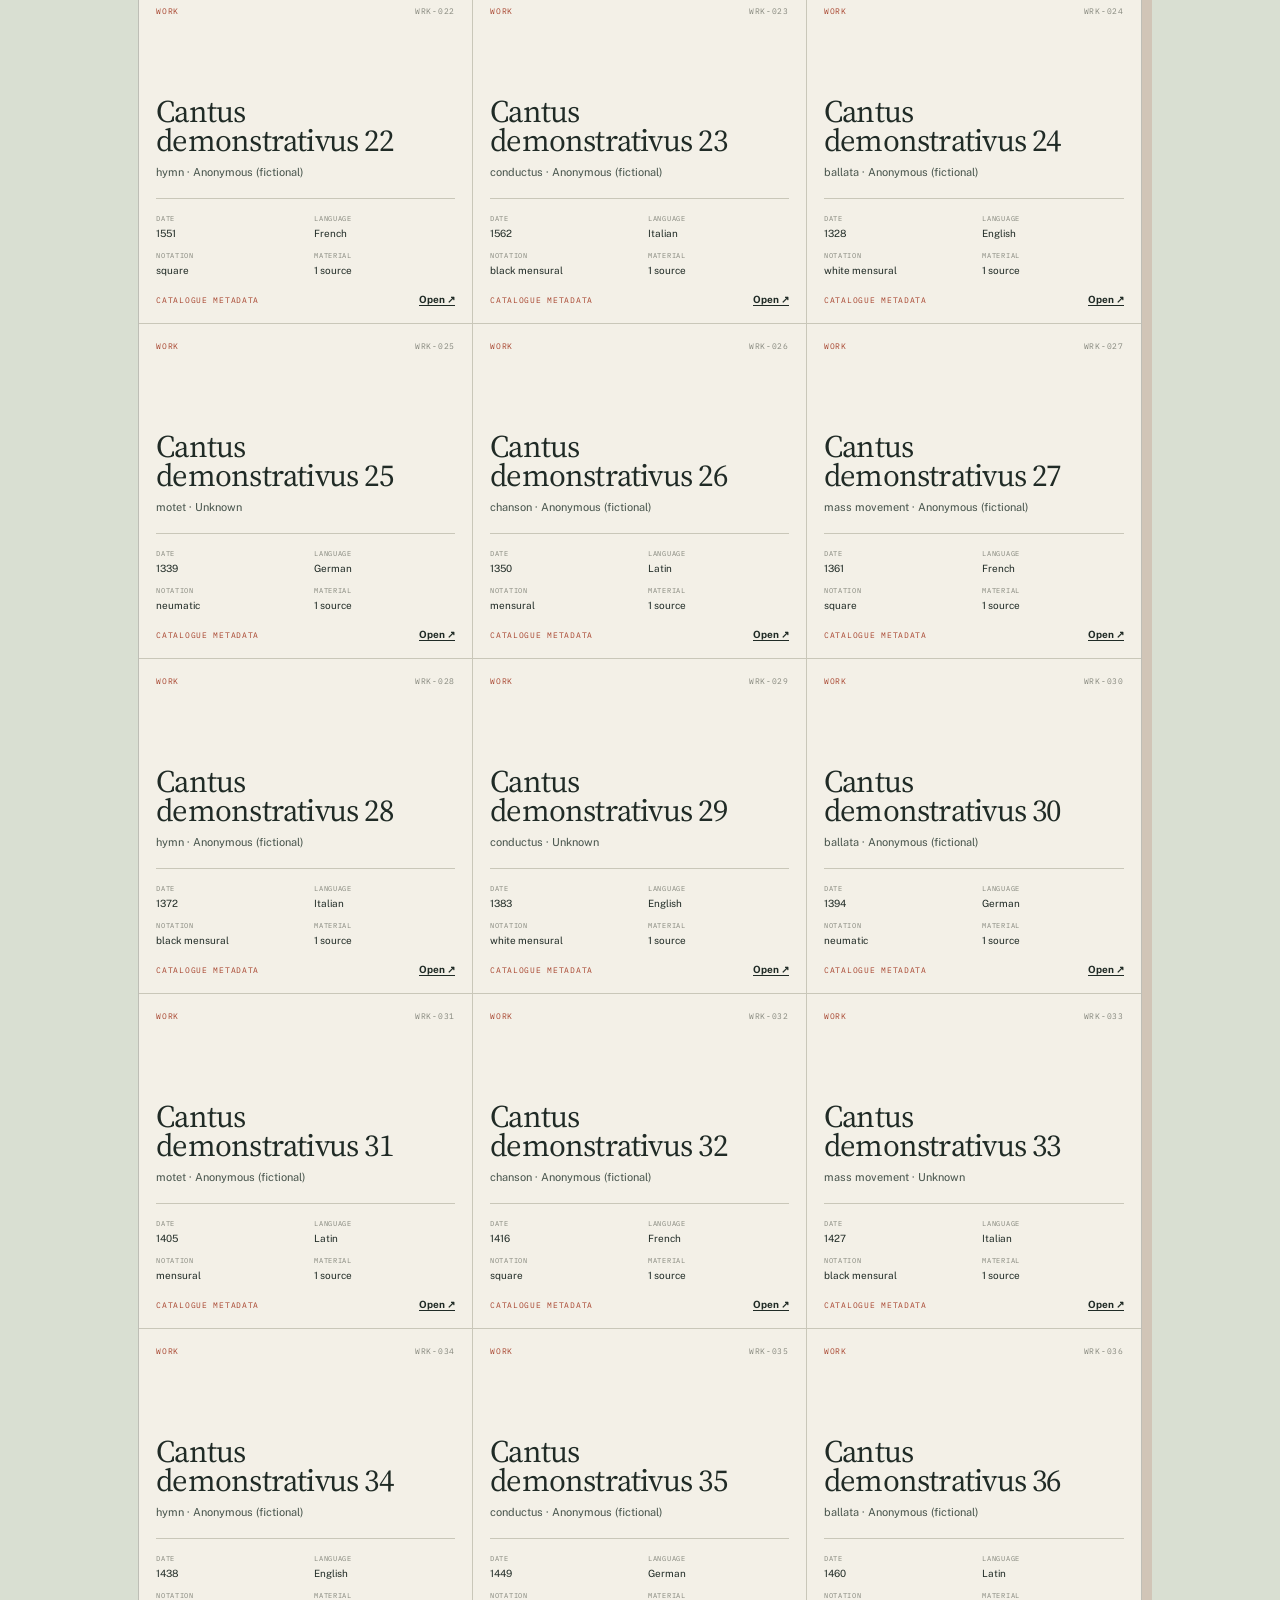
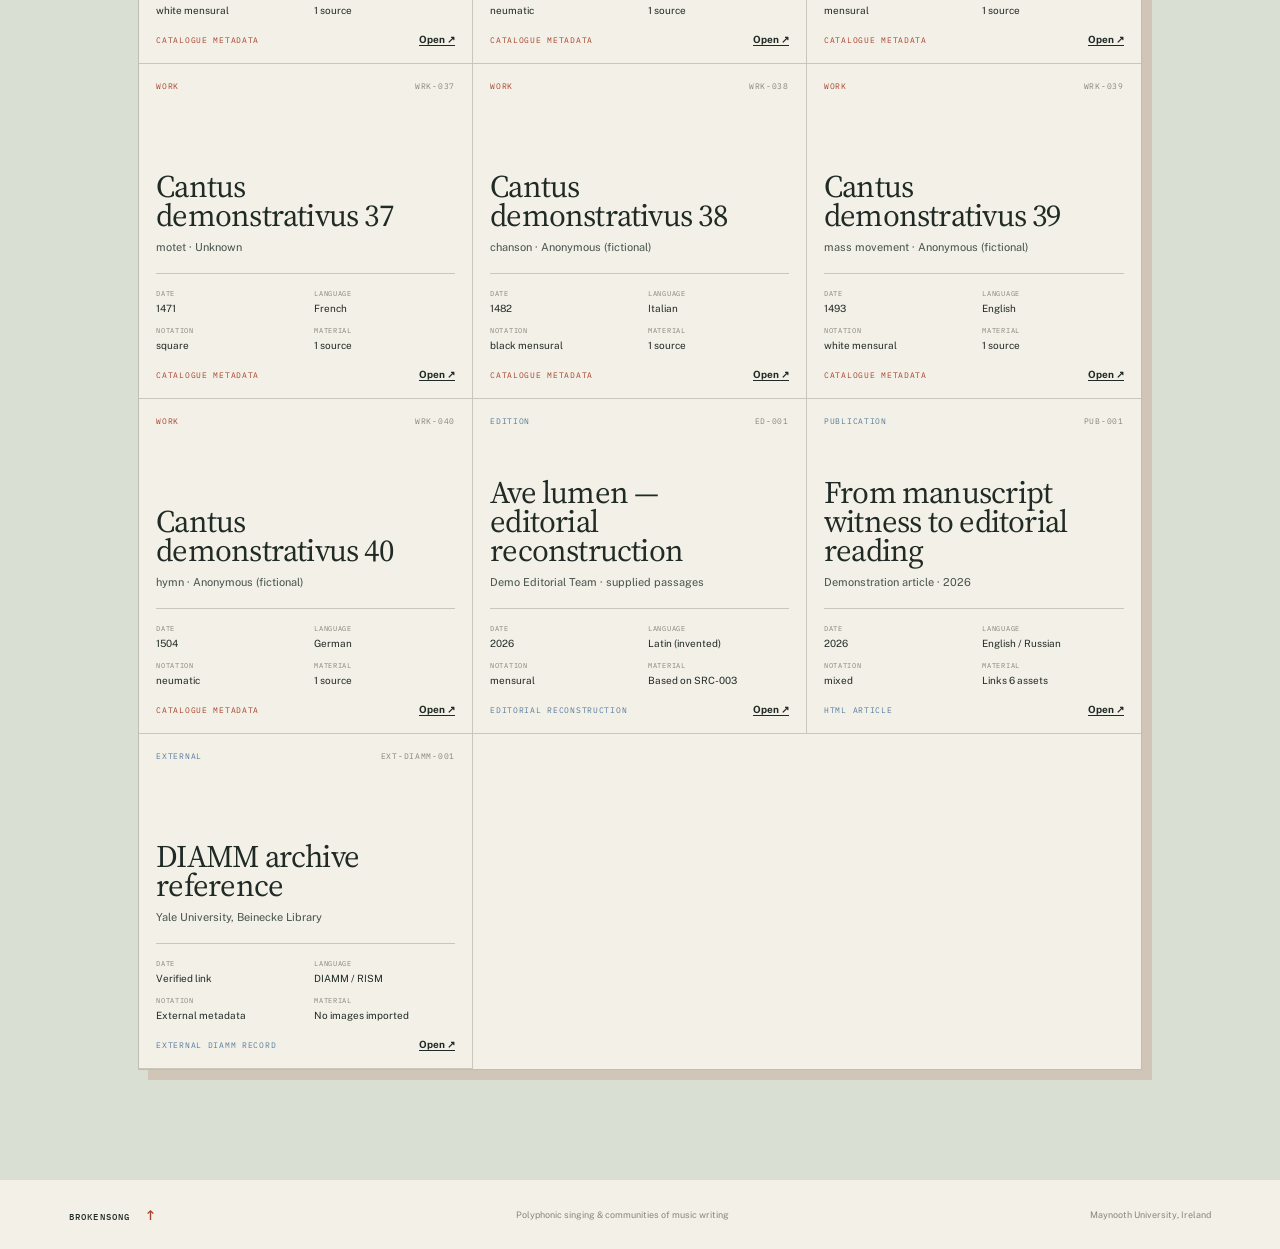
<file: catalogue.html>
<!doctype html>
<html lang="en">
  <head>
    <meta charset="utf-8" /><meta name="viewport" content="width=device-width, initial-scale=1" />
    <meta name="theme-color" content="#f3f0e7" /><meta name="description" content="Browse the BROKENSONG demonstrator catalogue." />
    <title>Collection — BROKENSONG</title><link rel="icon" type="image/svg+xml" href="assets/monogram.svg" />
    <link rel="preconnect" href="https://fonts.googleapis.com" /><link rel="preconnect" href="https://fonts.gstatic.com" crossorigin />
    <link href="https://fonts.googleapis.com/css2?family=IBM+Plex+Mono:wght@400;500&family=Public+Sans:wght@400;500;600;700&family=Source+Serif+4:ital,opsz,wght@0,8..60,400;0,8..60,600;1,8..60,400&display=swap" rel="stylesheet" />
    <link rel="stylesheet" href="styles.css" />
  </head>
  <body>
    <a class="skip-link" href="#main">Skip to content</a>
    <header class="site-header"><a class="wordmark" href="index.html" aria-label="BROKENSONG home"><img src="assets/monogram.svg" alt="" width="40" height="40" /><span>BROKEN<br />SONG</span></a><p class="institution">A research project at Maynooth University</p><nav class="desktop-nav" aria-label="Main navigation"><a class="is-current" href="catalogue.html">Collection</a><a href="manuscripts.html">Manuscripts</a><a href="works.html">Works</a><a href="project.html">The project</a></nav><details class="mobile-nav"><summary aria-label="Open navigation"><span></span><span></span></summary><nav aria-label="Mobile navigation"><a href="catalogue.html">Collection</a><a href="manuscripts.html">Manuscripts</a><a href="works.html">Works</a><a href="project.html">The project</a></nav></details><a class="header-link" href="project.html">About the project <span aria-hidden="true">↗</span></a></header>
    <main id="main">
      <section class="page-hero page-hero--collection"><div><p class="eyebrow"><span class="eyebrow-dot"></span> Digital scholarly edition</p><h1>One work,<br /><em>many witnesses.</em></h1></div><p>Search the supplied demonstrator across manuscript sources, compositions and editorial interventions. Each record retains its own scholarly status.</p></section>
      <section class="collection-section collection-section--page" aria-labelledby="collection-title"><div class="section-meta"><span>THE CATALOGUE</span><span>DEMONSTRATOR / 58 RECORDS</span></div><div class="collection-workbench" data-catalogue><div class="catalogue-controls"><label class="catalogue-search" for="catalogue-search"><span class="sr-only">Search the pilot collection</span><span aria-hidden="true">⌕</span><input id="catalogue-search" type="search" placeholder="Search title, shelfmark, language…" autocomplete="off" /></label><label class="catalogue-select" for="catalogue-type"><span>Show</span><select id="catalogue-type"><option value="all">All records</option><option value="composition">Compositions</option><option value="manuscript">Manuscripts</option><option value="edition">Editions</option></select></label><label class="catalogue-select" for="catalogue-notation"><span>Notation</span><select id="catalogue-notation"><option value="all">Any notation</option></select></label><button class="clear-filters" type="button" data-clear-filters>Clear filters</button></div><div class="catalogue-summary" aria-live="polite"><p><span data-result-count>Loading</span> records in the demonstrator</p><p>All manuscript and music assets are synthetic; DIAMM remains link-out only.</p></div><div class="catalogue-grid" data-catalogue-results></div><p class="catalogue-empty" data-empty-state hidden>No records match those filters. Try a title, shelfmark, language or notation type.</p><p class="catalogue-empty" data-load-state>Loading the supplied catalogue assets…</p></div></section>
    </main>
    <footer class="site-footer"><a class="footer-mark" href="index.html">BROKENSONG <span>↑</span></a><span>Polyphonic singing &amp; communities of music writing</span><span>Maynooth University, Ireland</span></footer><script src="app.js" defer></script>
  </body>
</html>
</file>
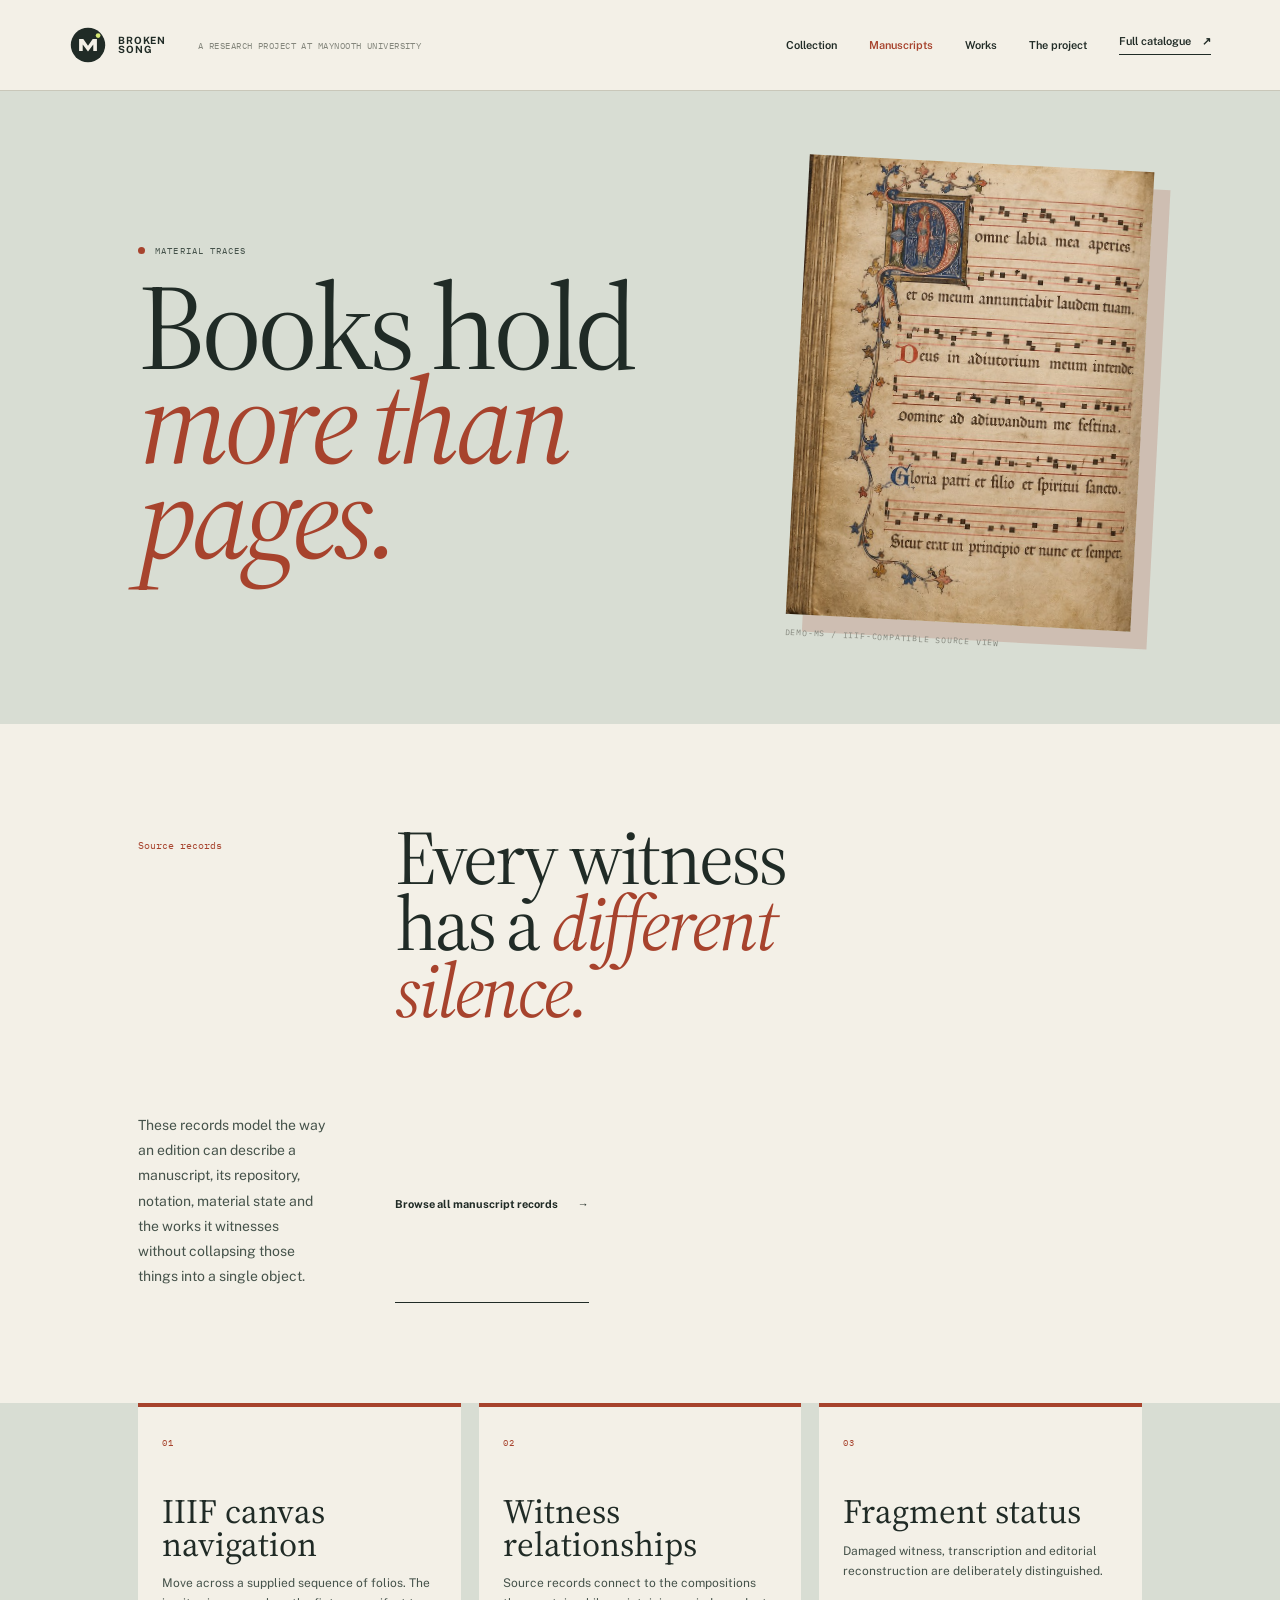
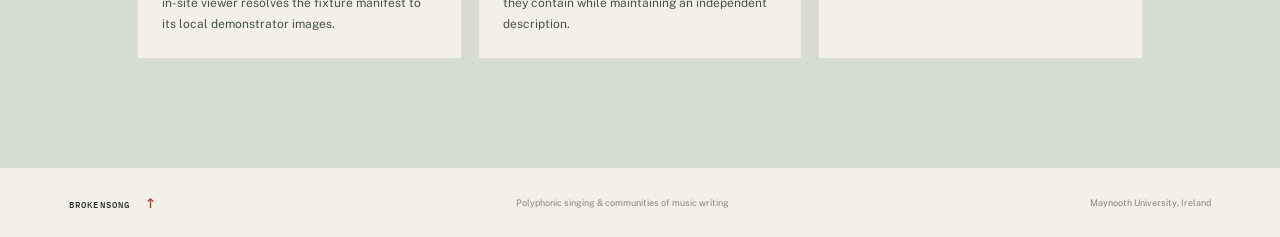
<file: manuscripts.html>
<!doctype html>
<html lang="en"><head><meta charset="utf-8" /><meta name="viewport" content="width=device-width, initial-scale=1" /><meta name="theme-color" content="#f3f0e7" /><meta name="description" content="Manuscript sources in the BROKENSONG demonstrator." /><title>Manuscripts — BROKENSONG</title><link rel="icon" type="image/svg+xml" href="assets/monogram.svg" /><link rel="preconnect" href="https://fonts.googleapis.com" /><link rel="preconnect" href="https://fonts.gstatic.com" crossorigin /><link href="https://fonts.googleapis.com/css2?family=IBM+Plex+Mono:wght@400;500&family=Public+Sans:wght@400;500;600;700&family=Source+Serif+4:ital,opsz,wght@0,8..60,400;0,8..60,600;1,8..60,400&display=swap" rel="stylesheet" /><link rel="stylesheet" href="styles.css" /></head><body><a class="skip-link" href="#main">Skip to content</a><header class="site-header"><a class="wordmark" href="index.html" aria-label="BROKENSONG home"><img src="assets/monogram.svg" alt="" width="40" height="40" /><span>BROKEN<br />SONG</span></a><p class="institution">A research project at Maynooth University</p><nav class="desktop-nav" aria-label="Main navigation"><a href="catalogue.html">Collection</a><a class="is-current" href="manuscripts.html">Manuscripts</a><a href="works.html">Works</a><a href="project.html">The project</a></nav><details class="mobile-nav"><summary aria-label="Open navigation"><span></span><span></span></summary><nav aria-label="Mobile navigation"><a href="catalogue.html">Collection</a><a href="manuscripts.html">Manuscripts</a><a href="works.html">Works</a><a href="project.html">The project</a></nav></details><a class="header-link" href="catalogue.html">Full catalogue <span aria-hidden="true">↗</span></a></header><main id="main"><section class="page-hero page-hero--manuscripts"><div><p class="eyebrow"><span class="eyebrow-dot"></span> Material traces</p><h1>Books hold<br /><em>more than pages.</em></h1></div><figure><img src="assets/manuscript_demo/02_iiif_manuscript/images/folio_01_recto.jpg" alt="Synthetic manuscript page in the demonstrator." /><figcaption>DEMO-MS / IIIF-COMPATIBLE SOURCE VIEW</figcaption></figure></section><section class="page-intro"><p class="section-kicker">Source records</p><h2>Every witness has a <em>different silence.</em></h2><p>These records model the way an edition can describe a manuscript, its repository, notation, material state and the works it witnesses without collapsing those things into a single object.</p><a class="text-link" href="catalogue.html?type=manuscript">Browse all manuscript records <span aria-hidden="true">→</span></a></section><section class="source-features"><article><span>01</span><h3>IIIF canvas navigation</h3><p>Move across a supplied sequence of folios. The in-site viewer resolves the fixture manifest to its local demonstrator images.</p></article><article><span>02</span><h3>Witness relationships</h3><p>Source records connect to the compositions they contain while maintaining an independent description.</p></article><article><span>03</span><h3>Fragment status</h3><p>Damaged witness, transcription and editorial reconstruction are deliberately distinguished.</p></article></section></main><footer class="site-footer"><a class="footer-mark" href="index.html">BROKENSONG <span>↑</span></a><span>Polyphonic singing &amp; communities of music writing</span><span>Maynooth University, Ireland</span></footer></body></html>
</file>
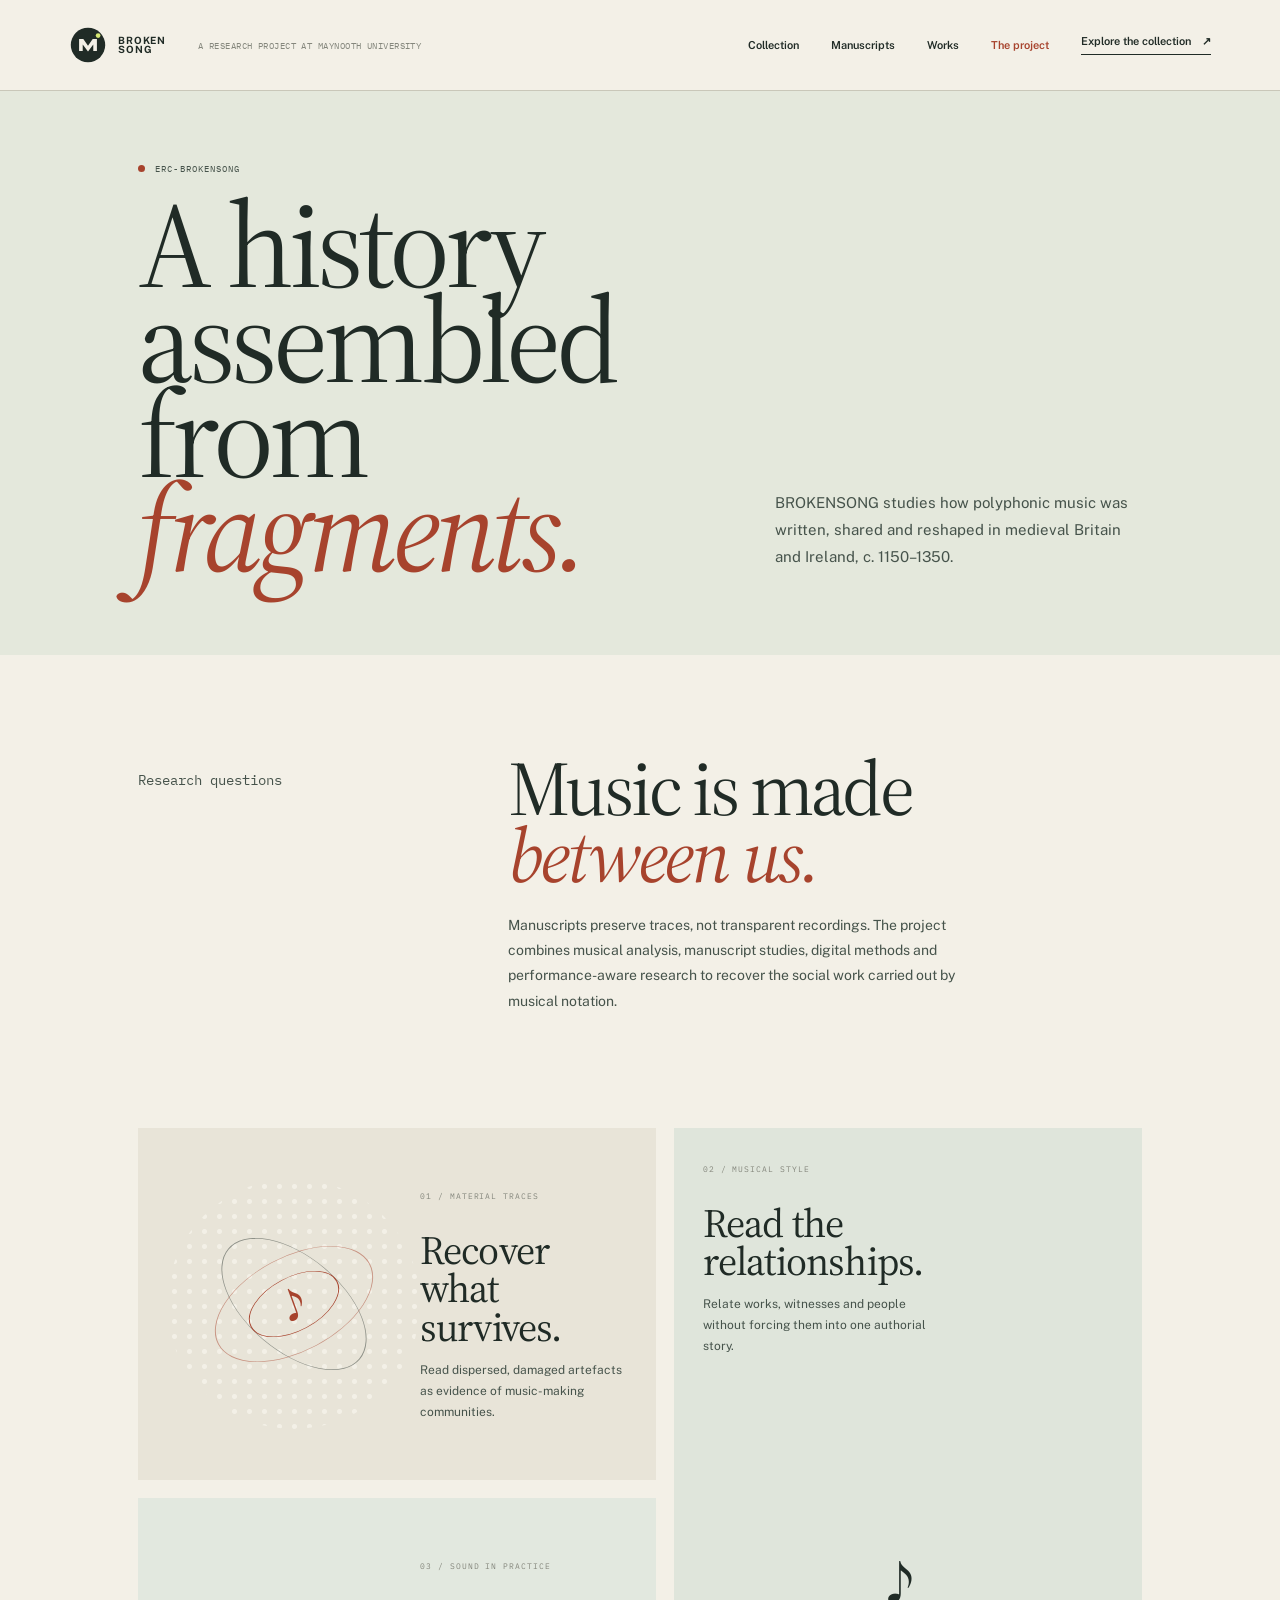
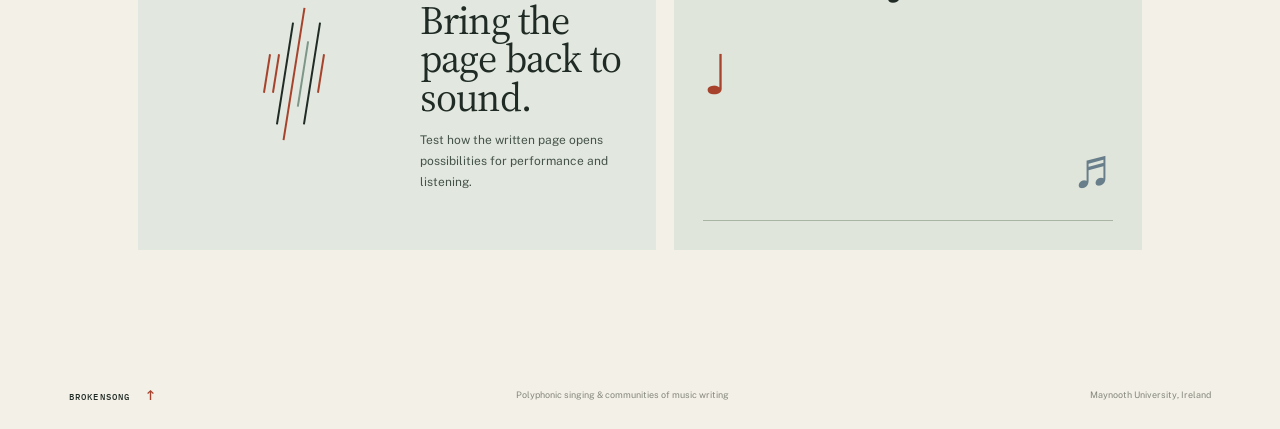
<file: project.html>
<!doctype html>
<html lang="en"><head><meta charset="utf-8" /><meta name="viewport" content="width=device-width, initial-scale=1" /><meta name="theme-color" content="#f3f0e7" /><meta name="description" content="The BROKENSONG research project at Maynooth University." /><title>The project — BROKENSONG</title><link rel="icon" type="image/svg+xml" href="assets/monogram.svg" /><link rel="preconnect" href="https://fonts.googleapis.com" /><link rel="preconnect" href="https://fonts.gstatic.com" crossorigin /><link href="https://fonts.googleapis.com/css2?family=IBM+Plex+Mono:wght@400;500&family=Public+Sans:wght@400;500;600;700&family=Source+Serif+4:ital,opsz,wght@0,8..60,400;0,8..60,600;1,8..60,400&display=swap" rel="stylesheet" /><link rel="stylesheet" href="styles.css" /></head><body><a class="skip-link" href="#main">Skip to content</a><header class="site-header"><a class="wordmark" href="index.html" aria-label="BROKENSONG home"><img src="assets/monogram.svg" alt="" width="40" height="40" /><span>BROKEN<br />SONG</span></a><p class="institution">A research project at Maynooth University</p><nav class="desktop-nav" aria-label="Main navigation"><a href="catalogue.html">Collection</a><a href="manuscripts.html">Manuscripts</a><a href="works.html">Works</a><a class="is-current" href="project.html">The project</a></nav><details class="mobile-nav"><summary aria-label="Open navigation"><span></span><span></span></summary><nav aria-label="Mobile navigation"><a href="catalogue.html">Collection</a><a href="manuscripts.html">Manuscripts</a><a href="works.html">Works</a><a href="project.html">The project</a></nav></details><a class="header-link" href="catalogue.html">Explore the collection <span aria-hidden="true">↗</span></a></header><main id="main"><section class="page-hero page-hero--project"><div><p class="eyebrow"><span class="eyebrow-dot"></span> ERC-BROKENSONG</p><h1>A history<br />assembled from<br /><em>fragments.</em></h1></div><p>BROKENSONG studies how polyphonic music was written, shared and reshaped in medieval Britain and Ireland, c. 1150–1350.</p></section><section class="project-narrative"><p class="section-kicker">Research questions</p><div><h2>Music is made<br /><em>between us.</em></h2><p>Manuscripts preserve traces, not transparent recordings. The project combines musical analysis, manuscript studies, digital methods and performance-aware research to recover the social work carried out by musical notation.</p></div></section><section class="method-grid method-grid--page"><article class="method-card method-card-wide"><div class="method-art manuscript-art" aria-hidden="true"><span class="orbit orbit-one"></span><span class="orbit orbit-two"></span><span class="orbit orbit-three"></span><span class="orbit-note">♪</span></div><div class="method-copy"><span class="card-number">01 / MATERIAL TRACES</span><h3>Recover what survives.</h3><p>Read dispersed, damaged artefacts as evidence of music-making communities.</p></div></article><article class="method-card method-card-tall"><div class="method-copy"><span class="card-number">02 / MUSICAL STYLE</span><h3>Read the relationships.</h3><p>Relate works, witnesses and people without forcing them into one authorial story.</p></div><div class="style-lines" aria-hidden="true"><span>♩</span><span>♪</span><span>♬</span></div></article><article class="method-card method-card-wide method-card-last"><div class="sound-wave" aria-hidden="true"><span></span><span></span><span></span><span></span><span></span><span></span><span></span></div><div class="method-copy"><span class="card-number">03 / SOUND IN PRACTICE</span><h3>Bring the page back to sound.</h3><p>Test how the written page opens possibilities for performance and listening.</p></div></article></section></main><footer class="site-footer"><a class="footer-mark" href="index.html">BROKENSONG <span>↑</span></a><span>Polyphonic singing &amp; communities of music writing</span><span>Maynooth University, Ireland</span></footer></body></html>
</file>
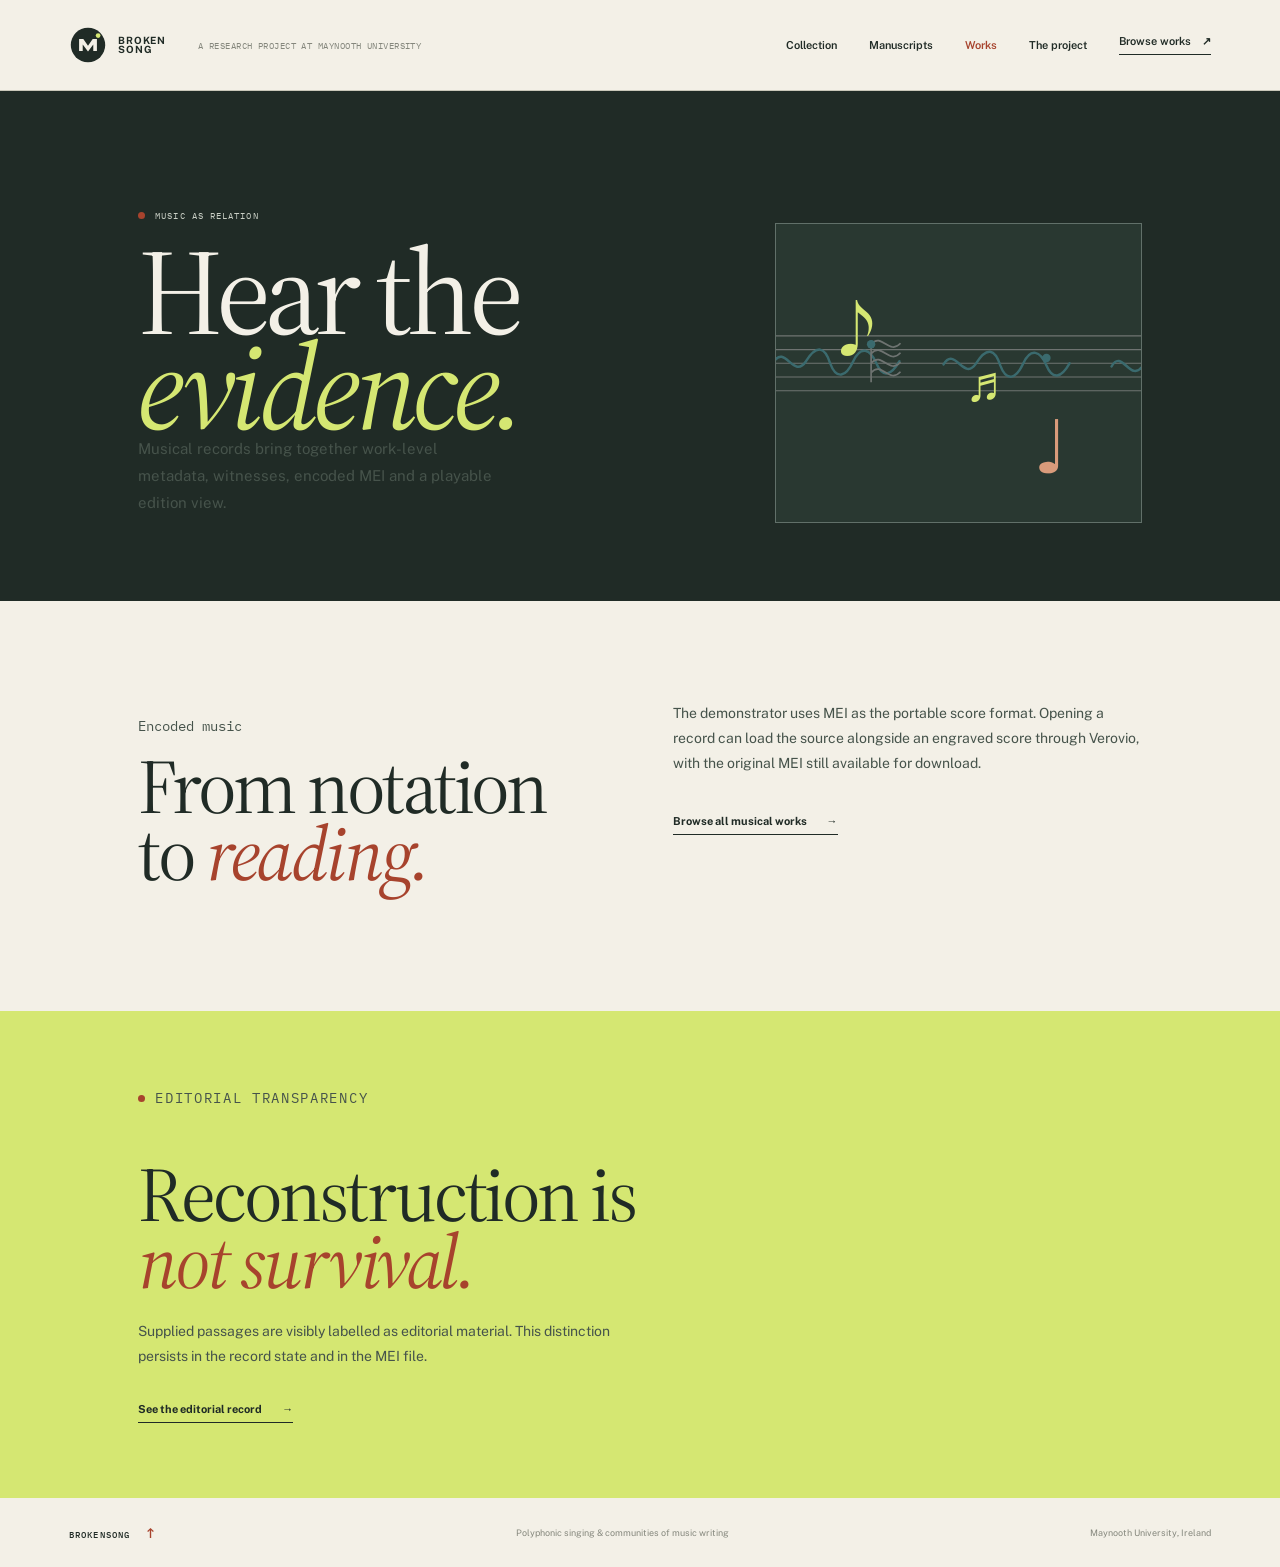
<file: works.html>
<!doctype html>
<html lang="en"><head><meta charset="utf-8" /><meta name="viewport" content="width=device-width, initial-scale=1" /><meta name="theme-color" content="#f3f0e7" /><meta name="description" content="Musical works in the BROKENSONG demonstrator." /><title>Works — BROKENSONG</title><link rel="icon" type="image/svg+xml" href="assets/monogram.svg" /><link rel="preconnect" href="https://fonts.googleapis.com" /><link rel="preconnect" href="https://fonts.gstatic.com" crossorigin /><link href="https://fonts.googleapis.com/css2?family=IBM+Plex+Mono:wght@400;500&family=Public+Sans:wght@400;500;600;700&family=Source+Serif+4:ital,opsz,wght@0,8..60,400;0,8..60,600;1,8..60,400&display=swap" rel="stylesheet" /><link rel="stylesheet" href="styles.css" /></head><body><a class="skip-link" href="#main">Skip to content</a><header class="site-header"><a class="wordmark" href="index.html" aria-label="BROKENSONG home"><img src="assets/monogram.svg" alt="" width="40" height="40" /><span>BROKEN<br />SONG</span></a><p class="institution">A research project at Maynooth University</p><nav class="desktop-nav" aria-label="Main navigation"><a href="catalogue.html">Collection</a><a href="manuscripts.html">Manuscripts</a><a class="is-current" href="works.html">Works</a><a href="project.html">The project</a></nav><details class="mobile-nav"><summary aria-label="Open navigation"><span></span><span></span></summary><nav aria-label="Mobile navigation"><a href="catalogue.html">Collection</a><a href="manuscripts.html">Manuscripts</a><a href="works.html">Works</a><a href="project.html">The project</a></nav></details><a class="header-link" href="catalogue.html?type=composition">Browse works <span aria-hidden="true">↗</span></a></header><main id="main"><section class="page-hero page-hero--works"><div><p class="eyebrow"><span class="eyebrow-dot"></span> Music as relation</p><h1>Hear the<br /><em>evidence.</em></h1><p class="page-hero-note">Musical records bring together work-level metadata, witnesses, encoded MEI and a playable edition view.</p></div><div class="score-poster" aria-hidden="true"><img src="assets/notation.svg" alt="" /><span>♪</span><span>♩</span><span>♬</span></div></section><section class="page-intro page-intro--split"><div><p class="section-kicker">Encoded music</p><h2>From notation<br />to <em>reading.</em></h2></div><div><p>The demonstrator uses MEI as the portable score format. Opening a record can load the source alongside an engraved score through Verovio, with the original MEI still available for download.</p><a class="text-link" href="catalogue.html?type=composition">Browse all musical works <span aria-hidden="true">→</span></a></div></section><section class="edition-callout"><p class="eyebrow"><span class="eyebrow-dot"></span> Editorial transparency</p><h2>Reconstruction is<br /><em>not survival.</em></h2><p>Supplied passages are visibly labelled as editorial material. This distinction persists in the record state and in the MEI file.</p><a class="text-link" href="catalogue.html?type=edition">See the editorial record <span aria-hidden="true">→</span></a></section></main><footer class="site-footer"><a class="footer-mark" href="index.html">BROKENSONG <span>↑</span></a><span>Polyphonic singing &amp; communities of music writing</span><span>Maynooth University, Ireland</span></footer></body></html>
</file>
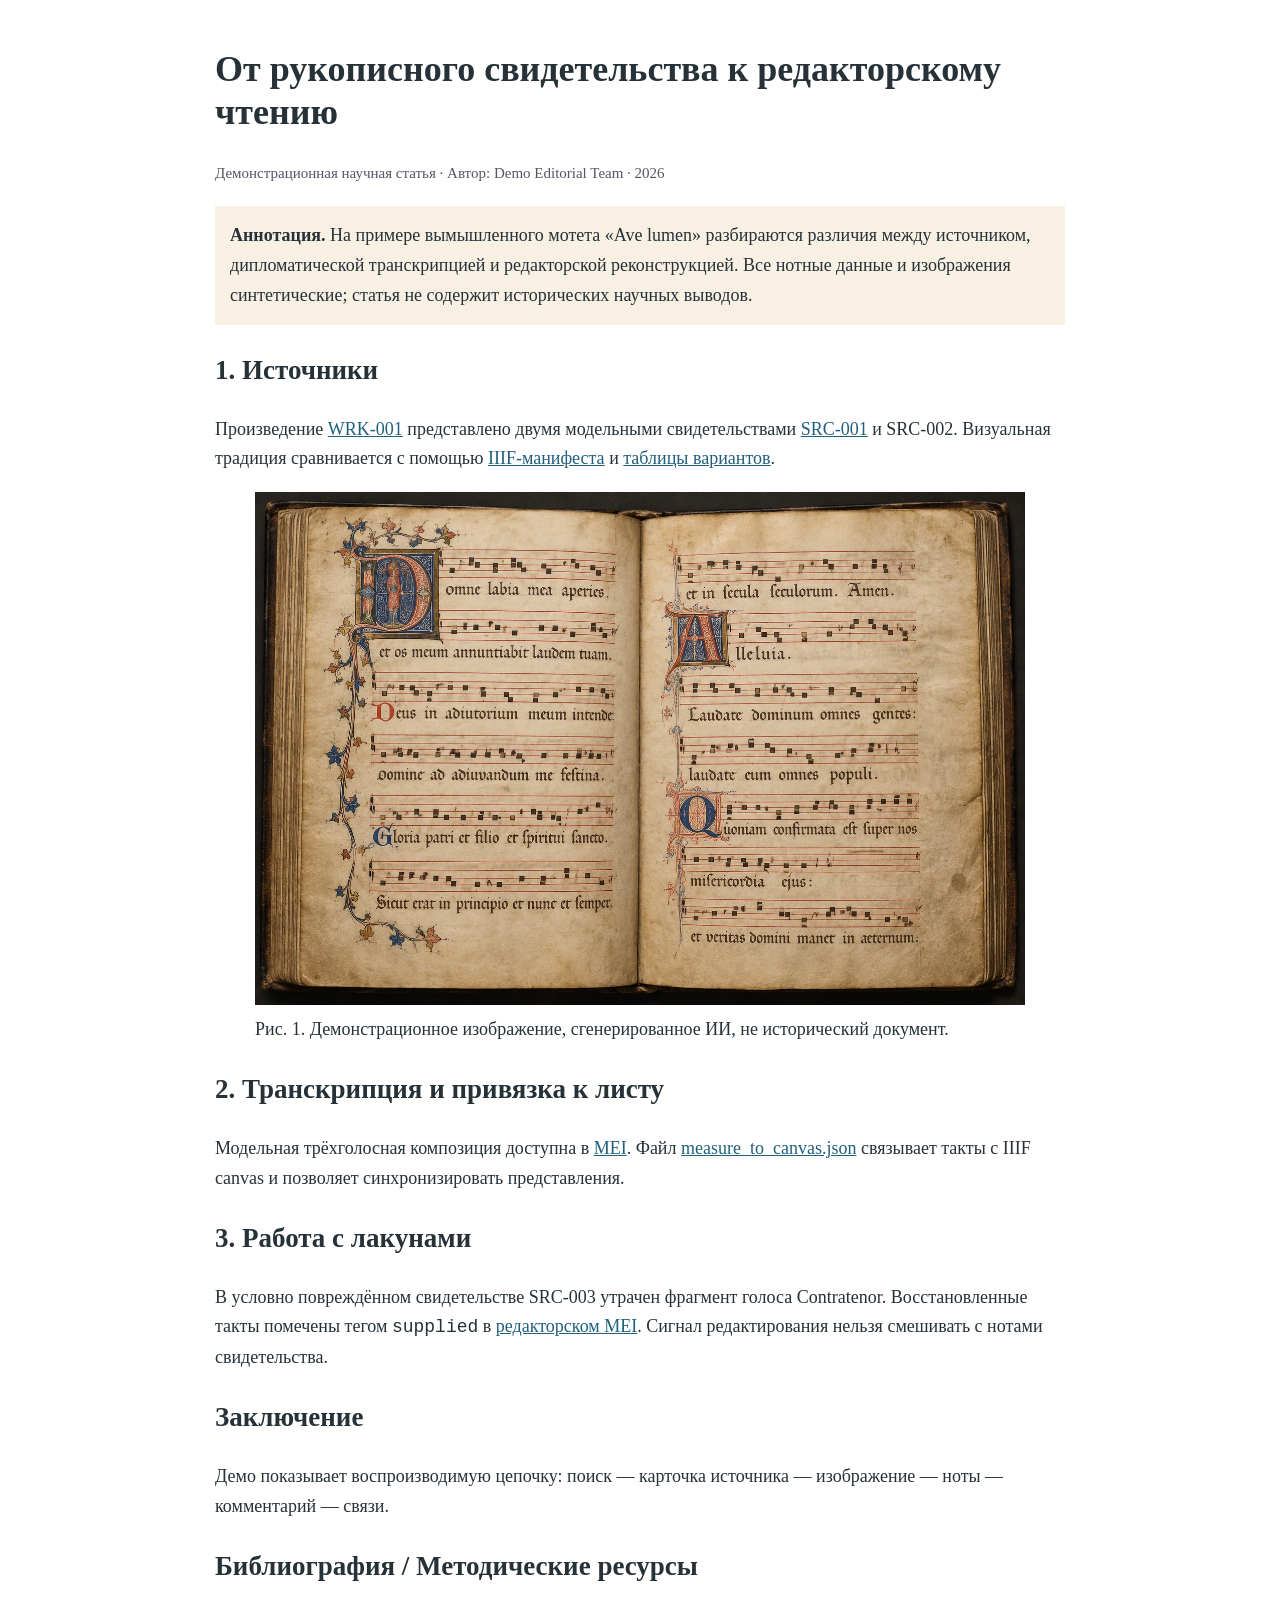
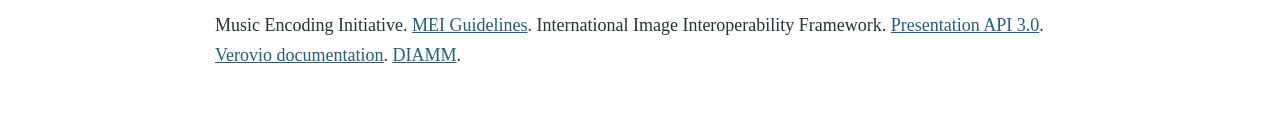
<file: assets/manuscript_demo/09_scholarly_publication/article.html>
<!doctype html><html lang="ru"><meta charset="utf-8"><title>Пути реконструкции музыкального фрагмента | Демонстрация</title><style>body{font:18px/1.65 Georgia,serif;max-width:850px;margin:48px auto;color:#263138}h1{line-height:1.2}img{max-width:100%}small{color:#556}aside{padding:15px;background:#f8f0e3}a{color:#215f7c}</style><h1>От рукописного свидетельства к редакторскому чтению</h1><p><small>Демонстрационная научная статья · Автор: Demo Editorial Team · 2026</small></p><aside><b>Аннотация.</b> На примере вымышленного мотета «Ave lumen» разбираются различия между источником, дипломатической транскрипцией и редакторской реконструкцией. Все нотные данные и изображения синтетические; статья не содержит исторических научных выводов.</aside><h2>1. Источники</h2><p>Произведение <a href="../08_catalog/works.json">WRK-001</a> представлено двумя модельными свидетельствами <a href="../08_catalog/sources.json">SRC-001</a> и SRC-002. Визуальная традиция сравнивается с помощью <a href="../02_iiif_manuscript/manifest.json">IIIF-манифеста</a> и <a href="../06_two_witnesses/comparison.json">таблицы вариантов</a>.</p><figure><img src="../01_featured_manuscript/featured_spread.jpg" alt="Синтетический манускрипт"><figcaption>Рис. 1. Демонстрационное изображение, сгенерированное ИИ, не исторический документ.</figcaption></figure><h2>2. Транскрипция и привязка к листу</h2><p>Модельная трёхголосная композиция доступна в <a href="../04_mei_score/ave_lumen.mei">MEI</a>. Файл <a href="../07_manuscript_score_link/measure_to_canvas.json">measure_to_canvas.json</a> связывает такты с IIIF canvas и позволяет синхронизировать представления.</p><h2>3. Работа с лакунами</h2><p>В условно повреждённом свидетельстве SRC-003 утрачен фрагмент голоса Contratenor. Восстановленные такты помечены тегом <code>supplied</code> в <a href="../05_editorial_reconstruction/ave_lumen_reconstruction.mei">редакторском MEI</a>. Сигнал редактирования нельзя смешивать с нотами свидетельства.</p><h2>Заключение</h2><p>Демо показывает воспроизводимую цепочку: поиск — карточка источника — изображение — ноты — комментарий — связи.</p><h2>Библиография / Методические ресурсы</h2><p>Music Encoding Initiative. <a href="https://music-encoding.org/">MEI Guidelines</a>. International Image Interoperability Framework. <a href="https://iiif.io/api/presentation/3.0/">Presentation API 3.0</a>. <a href="https://www.verovio.org/">Verovio documentation</a>. <a href="https://www.diamm.ac.uk/">DIAMM</a>.</p></html>
</file>
<file: styles.css>
:root {
  color-scheme: light;
  --paper: #f3f0e7;
  --paper-deep: #e9e4d8;
  --ink: #202b26;
  --ink-soft: #46534b;
  --muted: #85877d;
  --rule: #c9c7b9;
  --rust: #a7432d;
  --blue: #8caec2;
  --acid: #d5e772;
  --serif: "Source Serif 4", Georgia, serif;
  --sans: "Public Sans", Arial, sans-serif;
  --mono: "IBM Plex Mono", monospace;
}

* { box-sizing: border-box; }
html { scroll-behavior: smooth; }
body {
  margin: 0;
  background: var(--paper);
  color: var(--ink);
  font-family: var(--sans);
  -webkit-font-smoothing: antialiased;
}
img { display: block; max-width: 100%; }
a { color: inherit; text-decoration: none; }
a:focus-visible, summary:focus-visible { outline: 2px solid var(--rust); outline-offset: 5px; }
::selection { background: var(--acid); color: var(--ink); }

.skip-link {
  position: absolute;
  top: -60px;
  left: 20px;
  z-index: 20;
  padding: 12px 16px;
  background: var(--ink);
  color: var(--paper);
}
.skip-link:focus { top: 12px; }

.site-header {
  height: 91px;
  padding: 0 5.4vw;
  display: flex;
  align-items: center;
  gap: 32px;
  border-bottom: 1px solid var(--rule);
}
.wordmark { display: inline-flex; align-items: center; gap: 11px; flex: 0 0 auto; }
.wordmark img { width: 38px; height: 38px; }
.wordmark span {
  font-size: 10px;
  font-weight: 700;
  line-height: .94;
  letter-spacing: .08em;
}
.institution {
  margin: 0;
  color: var(--muted);
  font-family: var(--mono);
  font-size: 9px;
  letter-spacing: .05em;
  text-transform: uppercase;
}
.desktop-nav { display: flex; gap: 32px; margin-left: auto; }
.desktop-nav a, .header-link {
  font-size: 11px;
  font-weight: 600;
  transition: color .2s ease;
}
.desktop-nav a.is-current { color: var(--rust); }
.desktop-nav a:hover, .header-link:hover, .text-link:hover { color: var(--rust); }
.header-link { border-bottom: 1px solid var(--ink); padding-bottom: 6px; }
.header-link span { margin-left: 8px; }
.mobile-nav { display: none; }

.hero {
  position: relative;
  min-height: 720px;
  padding: 77px 5.4vw 72px;
  display: grid;
  grid-template-columns: minmax(400px, .95fr) minmax(430px, 1.05fr);
  align-items: center;
  overflow: hidden;
}
.hero-copy { position: relative; z-index: 2; max-width: 615px; padding: 22px 0 0 5.5vw; }
.eyebrow, .section-meta, .card-number, .hero-date, .hero-bottom, .facts-note,
.fact-label, .closing-top, .closing-bottom, .interlude-label, .interlude-footer,
.person-index, .footer-mark {
  font-family: var(--mono);
  font-size: 9px;
  letter-spacing: .12em;
  text-transform: uppercase;
}
.eyebrow { display: flex; align-items: center; gap: 10px; color: var(--ink-soft); }
.eyebrow-dot { width: 7px; height: 7px; border-radius: 50%; background: var(--rust); }
h1, h2, h3, p, figure { margin-top: 0; }
.hero h1 {
  margin: 28px 0 27px -6px;
  font-family: var(--serif);
  font-size: clamp(84px, 10.6vw, 155px);
  font-weight: 400;
  line-height: .79;
  letter-spacing: -.045em;
}
h1 em, h2 em, .interlude em { color: var(--rust); font-weight: 400; }
.hero-intro {
  max-width: 386px;
  margin-bottom: 25px;
  color: var(--ink-soft);
  font-size: 15px;
  line-height: 1.7;
}
.text-link {
  display: inline-flex;
  align-items: center;
  gap: 20px;
  padding-bottom: 7px;
  border-bottom: 1px solid currentColor;
  font-size: 11px;
  font-weight: 700;
  transition: color .2s ease;
}
.hero-date { display: flex; align-items: center; gap: 12px; margin-top: 56px; color: var(--muted); font-size: 8px; }
.date-rule { width: 37px; height: 1px; background: var(--rule); }
.hero-art { position: relative; width: min(100%, 625px); margin: 0 auto; }
.hero-art > img { width: 100%; filter: drop-shadow(0 22px 28px rgba(53, 48, 37, .12)); }
.hero-art figcaption {
  display: flex;
  gap: 14px;
  align-items: center;
  margin-top: 13px;
  padding-left: 5%;
  color: var(--muted);
  font-family: var(--mono);
  font-size: 8px;
  letter-spacing: .08em;
  text-transform: uppercase;
}
.hero-art figcaption span { color: var(--rust); }
.art-index {
  position: absolute;
  right: 1%;
  top: 13%;
  writing-mode: vertical-rl;
  color: var(--rust);
  font-family: var(--mono);
  font-size: 9px;
  letter-spacing: .2em;
}
.hero-side-note {
  position: absolute;
  left: 1.3vw;
  top: 43%;
  color: var(--muted);
  font-family: var(--mono);
  font-size: 8px;
  letter-spacing: .17em;
  writing-mode: vertical-rl;
  transform: rotate(180deg);
}
.hero-bottom {
  position: absolute;
  right: 5.4vw;
  bottom: 19px;
  left: 5.4vw;
  display: flex;
  align-items: center;
  justify-content: space-between;
  color: var(--muted);
  font-size: 8px;
}
.hero-bottom img { width: 180px; height: 27px; opacity: .78; }

.facts {
  min-height: 143px;
  padding: 27px 10.8vw;
  display: grid;
  grid-template-columns: repeat(3, 1fr) 1.2fr;
  align-items: center;
  gap: 26px;
  background: var(--ink);
  color: var(--paper);
}
.fact { display: flex; align-items: center; gap: 14px; }
.fact-number { font-family: var(--serif); font-size: 42px; line-height: 1; }
.plus { color: var(--acid); font-family: var(--sans); font-size: 21px; vertical-align: top; }
.fact-unit { font-family: var(--sans); font-size: 14px; }
.fact-label { color: #c6c7bb; font-size: 8px; line-height: 1.6; letter-spacing: .08em; }
.facts-note { justify-self: end; max-width: 130px; color: var(--acid); font-size: 8px; line-height: 1.7; }

.question-section {
  position: relative;
  min-height: 680px;
  padding: 48px 10.8vw 125px;
  overflow: hidden;
  background: var(--paper-deep);
}
.section-meta { display: flex; justify-content: space-between; color: var(--muted); font-size: 8px; }
.question-layout {
  position: relative;
  z-index: 1;
  display: grid;
  grid-template-columns: .7fr 1.3fr;
  gap: 45px;
  margin-top: 95px;
}
.section-kicker { max-width: 185px; margin-top: 13px; color: var(--rust); font-family: var(--mono); font-size: 10px; line-height: 1.7; }
.question-layout h2, .project-heading h2, .people-heading h2, .closing h2 {
  margin-bottom: 26px;
  font-family: var(--serif);
  font-size: clamp(54px, 6.7vw, 92px);
  font-weight: 400;
  line-height: .91;
  letter-spacing: -.035em;
}
.question-body {
  max-width: 420px;
  margin-bottom: 25px;
  color: var(--ink-soft);
  font-size: 14px;
  line-height: 1.8;
}
.text-link-light { color: var(--ink); }
.question-mark {
  position: absolute;
  top: -112px;
  right: -20px;
  color: rgba(167, 67, 45, .12);
  font-family: var(--serif);
  font-size: 270px;
  line-height: 1;
}
.score-lines {
  position: absolute;
  right: -2%;
  bottom: 43px;
  left: 38%;
  height: 105px;
  transform: rotate(-3deg);
}
.score-lines span { display: block; height: 1px; margin: 17px 0; background: #adb0a2; opacity: .65; }
.score-lines .note { position: absolute; color: var(--rust); font-size: 19px; font-weight: 400; }
.note-one { top: 1px; left: 22%; }
.note-two { top: 35px; left: 59%; }
.note-three { top: 69px; left: 82%; }

.project-section { padding: 49px 10.8vw 115px; }
.project-heading { display: grid; grid-template-columns: 1.05fr .7fr; gap: 65px; align-items: end; margin: 91px 0 68px; }
.project-heading h2 { margin: 0; }
.project-heading > p {
  max-width: 365px;
  margin: 0 0 6px;
  color: var(--ink-soft);
  font-size: 14px;
  line-height: 1.8;
}
.method-grid { display: grid; grid-template-columns: 1.05fr .95fr; gap: 18px; }
.method-card {
  position: relative;
  min-height: 352px;
  padding: 29px;
  overflow: hidden;
  background: #e8e4d8;
}
.method-card-wide { display: grid; grid-template-columns: 1.1fr .9fr; align-items: center; }
.method-card-tall {
  grid-row: span 2;
  min-height: 720px;
  display: flex;
  flex-direction: column;
  justify-content: space-between;
  background: #dfe5db;
}
.method-card-last { background: #e2e8df; }
.method-copy { position: relative; z-index: 2; max-width: 240px; }
.card-number { color: var(--muted); font-size: 8px; }
.method-copy h3 {
  margin: 28px 0 14px;
  font-family: var(--serif);
  font-size: 40px;
  font-weight: 400;
  line-height: .96;
  letter-spacing: -.02em;
}
.method-copy p { margin: 0; color: var(--ink-soft); font-size: 12px; line-height: 1.75; }
.manuscript-art {
  position: relative;
  min-height: 250px;
  display: grid;
  place-items: center;
  border-radius: 50%;
  background: radial-gradient(circle, #f3f0e7 0 2px, transparent 3px) 0 0 / 15px 15px;
}
.orbit {
  position: absolute;
  width: 172px;
  height: 172px;
  border: 1px solid rgba(167, 67, 45, .5);
  border-radius: 50%;
  transform: rotate(-28deg) scaleY(.55);
}
.orbit-two { transform: rotate(40deg) scaleY(.55); border-color: rgba(32, 43, 38, .45); }
.orbit-three { width: 98px; height: 98px; border-color: var(--rust); }
.orbit-note { position: absolute; color: var(--rust); font-family: var(--serif); font-size: 42px; transform: rotate(-20deg); }
.orbit-note-small { margin: 100px 0 0 93px; color: var(--ink); font-size: 25px; }
.style-lines { display: flex; align-items: center; justify-content: space-between; width: 100%; min-height: 300px; padding: 24px 0 15px; border-bottom: 1px solid #a9b4a5; }
.style-lines span { color: var(--rust); font-family: var(--serif); font-size: clamp(34px, 4.3vw, 59px); }
.style-lines span:nth-child(2n) { align-self: flex-start; color: var(--ink); }
.style-lines span:nth-child(3n) { align-self: flex-end; color: #687e8a; }
.sound-wave { display: flex; height: 156px; align-items: center; justify-content: center; gap: 7px; }
.sound-wave span { width: 2px; height: 25%; background: var(--rust); transform: rotate(9deg); }
.sound-wave span:nth-child(3n) { height: 66%; background: var(--ink); }
.sound-wave span:nth-child(4n) { height: 86%; }
.sound-wave span:nth-child(5n) { height: 42%; background: #7e9687; }

.interlude {
  position: relative;
  min-height: 510px;
  padding: 75px 10.8vw 54px;
  overflow: hidden;
  background: var(--acid);
}
.interlude-label { position: relative; z-index: 1; color: var(--ink-soft); font-size: 8px; }
.interlude-statement {
  position: relative;
  z-index: 1;
  margin: 66px 0 71px;
  font-family: var(--serif);
  font-size: clamp(76px, 11vw, 146px);
  line-height: .8;
  letter-spacing: -.045em;
}
.interlude-statement em { color: var(--rust); }
.interlude-footer { position: relative; z-index: 1; display: flex; align-items: center; gap: 17px; color: var(--ink-soft); font-size: 8px; }
.interlude-plus { color: var(--rust); font-family: var(--serif); font-size: 19px; }
.interlude-score { position: absolute; right: -8%; bottom: 8%; width: min(49%, 600px); opacity: .27; transform: rotate(-11deg); }

.people-section { padding: 49px 10.8vw 121px; }
.people-heading { display: grid; grid-template-columns: 1fr .7fr; gap: 65px; align-items: end; margin: 87px 0 65px; }
.people-heading h2 { margin: 0; }
.people-heading > p { max-width: 360px; margin: 0 0 6px; color: var(--ink-soft); font-size: 14px; line-height: 1.8; }
.people-list { border-top: 1px solid var(--rule); }
.person {
  min-height: 112px;
  display: grid;
  grid-template-columns: 55px 63px 1fr 28px;
  gap: 23px;
  align-items: center;
  border-bottom: 1px solid var(--rule);
}
.person-index { color: var(--muted); font-size: 8px; }
.person-monogram {
  width: 52px;
  height: 52px;
  display: grid;
  place-items: center;
  border-radius: 50%;
  font-family: var(--serif);
  font-size: 19px;
}
.monogram-rust { background: #e6c0ad; color: #793623; }
.monogram-blue { background: #c5d7dc; color: #35576b; }
.monogram-yellow { background: #e5d997; color: #5f5429; }
.monogram-green { background: #cbd8bc; color: #42614b; font-size: 16px; }
.monogram-lilac { background: #d9cadd; color: #5c4663; }
.person-name h3 { margin: 0 0 5px; font-family: var(--serif); font-size: 24px; font-weight: 400; }
.person-name p { margin: 0; color: var(--muted); font-size: 10px; }
.person-arrow { justify-self: end; color: var(--rust); font-size: 17px; }

.closing {
  position: relative;
  padding: 39px 10.8vw 30px;
  overflow: hidden;
  background: var(--ink);
  color: var(--paper);
}
.closing::after {
  position: absolute;
  right: 7%;
  bottom: 16%;
  width: 260px;
  height: 260px;
  border: 1px solid rgba(213, 231, 114, .4);
  border-radius: 50%;
  content: "";
  box-shadow: 0 0 0 24px rgba(213, 231, 114, .04), 0 0 0 48px rgba(213, 231, 114, .04);
}
.closing-top, .closing-bottom { position: relative; z-index: 1; display: flex; justify-content: space-between; color: #aab1a7; font-size: 8px; }
.closing h2 {
  position: relative;
  z-index: 1;
  margin: 101px 0 24px;
  font-size: clamp(64px, 8vw, 108px);
}
.closing h2 em { color: var(--acid); }
.closing > p { position: relative; z-index: 1; max-width: 400px; color: #c5c9c0; font-size: 13px; line-height: 1.8; }
.closing-link {
  position: relative;
  z-index: 1;
  display: inline-flex;
  gap: 25px;
  margin-top: 10px;
  padding-bottom: 7px;
  border-bottom: 1px solid var(--acid);
  color: var(--acid);
  font-size: 11px;
}
.closing-bottom { margin-top: 104px; padding-top: 18px; border-top: 1px solid #48534c; }
.site-footer {
  min-height: 69px;
  padding: 0 5.4vw;
  display: flex;
  align-items: center;
  justify-content: space-between;
  gap: 20px;
  color: var(--muted);
  font-size: 9px;
}
.footer-mark { color: var(--ink); font-size: 9px; font-weight: 500; }
.footer-mark span { margin-left: 10px; color: var(--rust); font-size: 15px; }

.sr-only {
  position: absolute;
  width: 1px;
  height: 1px;
  padding: 0;
  margin: -1px;
  overflow: hidden;
  clip: rect(0, 0, 0, 0);
  white-space: nowrap;
  border: 0;
}
.collection-section { padding: 49px 10.8vw 110px; background: #d9dfd2; }
.collection-section--page { min-height: calc(100vh - 91px); padding-top: 45px; }
.page-hero {
  min-height: 510px;
  padding: 72px 10.8vw 78px;
  display: grid;
  grid-template-columns: 1.15fr .75fr;
  align-items: end;
  gap: 75px;
  background: var(--paper-deep);
}
.page-hero h1 { margin: 24px 0 0; font-family: var(--serif); font-size: clamp(70px, 9.5vw, 140px); font-weight: 400; line-height: .78; letter-spacing: -.045em; }
.page-hero h1 em, .page-intro h2 em, .project-narrative h2 em, .edition-callout h2 em { color: var(--rust); font-weight: 400; }
.page-hero > p, .page-hero-note { max-width: 370px; margin: 0 0 7px; color: var(--ink-soft); font-size: 15px; line-height: 1.8; }
.page-hero--collection { background: linear-gradient(115deg, #e5e9dc 0%, #e5e9dc 55%, #cad5cc 55%); }
.page-hero--manuscripts { align-items: center; background: #d8ddd3; }
.page-hero--manuscripts figure { width: min(100%, 345px); margin: 0; justify-self: end; transform: rotate(3deg); }
.page-hero--manuscripts figure img { box-shadow: 17px 17px 0 rgba(167, 67, 45, .2); }
.page-hero--manuscripts figcaption { margin-top: 13px; color: var(--muted); font: 8px var(--mono); letter-spacing: .1em; }
.page-hero--works { background: var(--ink); color: var(--paper); }
.page-hero--works .eyebrow, .page-hero--works > p { color: #c9cfc5; }
.page-hero--works h1 em { color: var(--acid); }
.score-poster { position: relative; min-height: 300px; overflow: hidden; border: 1px solid #617069; background: #293831; }
.score-poster img { position: absolute; width: 150%; max-width: none; left: -15%; top: 32%; opacity: .38; filter: invert(1); }
.score-poster span { position: absolute; color: var(--acid); font: 74px var(--serif); }
.score-poster span:nth-child(2) { top: 18%; left: 17%; }.score-poster span:nth-child(3) { right: 20%; bottom: 8%; color: #d99b7b; }.score-poster span:nth-child(4) { top: 42%; right: 38%; font-size: 50px; }
.page-hero--project { min-height: 560px; background: #e4e8dc; }
.page-intro { max-width: 980px; padding: 100px 10.8vw; display: grid; grid-template-columns: .6fr 1.4fr; gap: 65px; }
.page-intro h2, .project-narrative h2, .edition-callout h2 { margin: 0 0 24px; font: 400 clamp(52px, 6vw, 86px)/.87 var(--serif); letter-spacing: -.04em; }
.page-intro > p:last-of-type, .page-intro--split > div > p, .project-narrative p, .edition-callout p { max-width: 480px; color: var(--ink-soft); font-size: 14px; line-height: 1.8; }
.page-intro .text-link { grid-column: 2; justify-self: start; }
.page-intro--split { max-width: none; grid-template-columns: 1fr 1fr; background: var(--paper); }
.page-intro--split .text-link { grid-column: auto; margin-top: 24px; }
.source-features { padding: 0 10.8vw 110px; display: grid; grid-template-columns: repeat(3, 1fr); gap: 18px; background: #d8ddd3; }
.source-features article { min-height: 250px; padding: 24px; background: var(--paper); border-top: 4px solid var(--rust); }
.source-features span { color: var(--rust); font: 9px var(--mono); letter-spacing: .1em; }.source-features h3 { margin: 45px 0 13px; font: 400 34px/.95 var(--serif); }.source-features p { margin: 0; color: var(--ink-soft); font-size: 12px; line-height: 1.7; }
.edition-callout { min-height: 460px; padding: 75px 10.8vw; background: var(--acid); }.edition-callout h2 { margin-top: 50px; }.edition-callout .text-link { margin-top: 20px; }
.project-narrative { padding: 100px 10.8vw; display: grid; grid-template-columns: .65fr 1.35fr; gap: 65px; background: var(--paper); }.method-grid--page { padding: 0 10.8vw 110px; background: var(--paper); }
.collection-heading { display: grid; grid-template-columns: 1.15fr .85fr; gap: 80px; align-items: end; margin: 84px 0 50px; }
.collection-kicker { margin-bottom: 14px; color: var(--rust); font-family: var(--mono); font-size: 10px; letter-spacing: .06em; text-transform: uppercase; }
.collection-heading h2 { margin: 0; font-family: var(--serif); font-size: clamp(59px, 7vw, 100px); font-weight: 400; line-height: .86; letter-spacing: -.045em; }
.collection-heading h2 em { color: var(--rust); font-weight: 400; }
.collection-heading > p { max-width: 390px; margin: 0 0 5px; color: var(--ink-soft); font-size: 14px; line-height: 1.75; }
.collection-workbench { border: 1px solid rgba(32, 43, 38, .25); background: var(--paper); box-shadow: 10px 10px 0 rgba(167, 67, 45, .16); }
.catalogue-controls { display: grid; grid-template-columns: minmax(260px, 1fr) auto auto auto; gap: 10px; padding: 16px; border-bottom: 1px solid var(--rule); }
.catalogue-search { min-height: 42px; display: flex; align-items: center; gap: 9px; padding: 0 13px; border: 1px solid var(--rule); background: #faf8f1; color: var(--rust); }
.catalogue-search span { font-size: 22px; line-height: 1; }
.catalogue-search input { width: 100%; min-width: 0; border: 0; outline: 0; background: transparent; color: var(--ink); font: 500 12px var(--sans); }
.catalogue-search input::placeholder { color: var(--muted); }
.catalogue-select { min-height: 42px; display: flex; align-items: center; gap: 6px; padding: 0 10px; border: 1px solid var(--rule); color: var(--muted); font: 8px var(--mono); letter-spacing: .1em; text-transform: uppercase; }
.catalogue-select select { max-width: 135px; border: 0; outline: 0; background: transparent; color: var(--ink); font: 500 11px var(--sans); }
.clear-filters { border: 0; border-bottom: 1px solid var(--ink); background: transparent; color: var(--ink); cursor: pointer; font: 700 10px var(--sans); }
.clear-filters:hover { color: var(--rust); border-color: var(--rust); }
.catalogue-summary { display: flex; justify-content: space-between; gap: 18px; padding: 13px 16px; border-bottom: 1px solid var(--rule); color: var(--muted); font: 8px var(--mono); letter-spacing: .08em; text-transform: uppercase; }
.catalogue-summary p { margin: 0; }
.catalogue-summary p:first-child { color: var(--ink); }
.catalogue-grid { display: grid; grid-template-columns: repeat(3, minmax(0, 1fr)); }
.catalogue-card { min-height: 335px; padding: 17px; display: flex; flex-direction: column; border-right: 1px solid var(--rule); border-bottom: 1px solid var(--rule); background: var(--paper); transition: background .2s ease, transform .2s ease; }
.catalogue-card:nth-child(3n) { border-right: 0; }
.catalogue-card:hover { position: relative; z-index: 1; background: #fffdf7; transform: translate(-2px, -2px); box-shadow: 4px 4px 0 var(--ink); }
.catalogue-card--composition { --record-color: var(--rust); }
.catalogue-card--manuscript { --record-color: #537d71; }
.catalogue-card--edition { --record-color: #587b9d; }
.catalogue-card-top, .catalogue-card-bottom { display: flex; align-items: center; justify-content: space-between; gap: 10px; color: var(--muted); font: 8px var(--mono); letter-spacing: .09em; text-transform: uppercase; }
.catalogue-card-top span:first-child { color: var(--record-color); }
.catalogue-card-copy { margin: auto 0 18px; }
.catalogue-card-copy h3 { max-width: 280px; margin: 0 0 9px; font-family: var(--serif); font-size: clamp(27px, 2.45vw, 37px); font-weight: 400; line-height: .92; letter-spacing: -.025em; }
.catalogue-card-copy p { margin: 0; color: var(--ink-soft); font-size: 11px; line-height: 1.4; }
.catalogue-meta { display: grid; grid-template-columns: 1fr 1fr; gap: 11px 17px; margin: 0 0 17px; padding-top: 15px; border-top: 1px solid var(--rule); }
.catalogue-meta div { min-width: 0; }
.catalogue-meta dt { margin-bottom: 4px; color: var(--muted); font: 7px var(--mono); letter-spacing: .1em; text-transform: uppercase; }
.catalogue-meta dd { margin: 0; overflow: hidden; color: var(--ink); font-size: 10px; line-height: 1.25; text-overflow: ellipsis; white-space: nowrap; }
.record-status { color: var(--record-color); }
.record-open { padding: 0; border: 0; border-bottom: 1px solid var(--ink); background: transparent; color: var(--ink); cursor: pointer; font: 700 10px var(--sans); }
.record-open:hover { color: var(--rust); border-color: var(--rust); }
.catalogue-empty { margin: 0; padding: 70px 25px; color: var(--ink-soft); font: 16px/1.6 var(--serif); text-align: center; }
.record-dialog { width: min(1120px, calc(100% - 42px)); max-width: none; max-height: min(800px, calc(100% - 42px)); padding: 0; border: 0; background: transparent; }
.record-dialog::backdrop { background: rgba(21, 31, 26, .72); backdrop-filter: blur(3px); }
.record-dialog-shell { overflow: auto; max-height: inherit; background: var(--paper); box-shadow: 0 20px 70px rgba(0, 0, 0, .28); }
.record-dialog-header { min-height: 105px; padding: 19px 25px 20px; display: flex; align-items: flex-start; justify-content: space-between; gap: 25px; border-bottom: 1px solid var(--rule); }
.record-dialog-header span, .related-records > span, .prototype-note { color: var(--muted); font: 8px var(--mono); letter-spacing: .1em; text-transform: uppercase; }
.record-dialog-header h2 { max-width: 720px; margin: 7px 0 0; font-family: var(--serif); font-size: clamp(32px, 4.2vw, 56px); font-weight: 400; line-height: .86; letter-spacing: -.035em; }
.dialog-close { width: 38px; height: 38px; display: grid; flex: 0 0 auto; place-items: center; border: 1px solid var(--ink); border-radius: 50%; background: transparent; color: var(--ink); cursor: pointer; font: 28px/1 var(--serif); }
.dialog-close:hover { border-color: var(--rust); color: var(--rust); }
.record-dialog-layout { display: grid; grid-template-columns: minmax(0, 1.55fr) minmax(280px, .85fr); }
.viewer-demo { min-height: 540px; padding: 18px; border-right: 1px solid var(--rule); background: #c8cfbe; }
.viewer-tabs { display: inline-flex; margin-bottom: 13px; border: 1px solid rgba(32, 43, 38, .35); }
.viewer-tabs button { padding: 9px 12px; border: 0; border-right: 1px solid rgba(32, 43, 38, .35); background: var(--paper); color: var(--ink); cursor: pointer; font: 8px var(--mono); letter-spacing: .1em; text-transform: uppercase; }
.viewer-tabs button:last-child { border-right: 0; }
.viewer-tabs button[aria-selected="true"] { background: var(--ink); color: var(--paper); }
.viewer-canvas { min-height: 458px; display: grid; place-items: center; overflow: hidden; border: 1px solid rgba(32, 43, 38, .35); background: #e3e5dd; }
.viewer-folio { position: relative; width: min(80%, 470px); }
.viewer-folio img { width: 100%; box-shadow: 0 16px 24px rgba(45, 53, 47, .24); }
.viewer-tools { display: flex; align-items: center; justify-content: space-between; gap: 12px; margin-top: 28px; color: var(--ink-soft); font: 8px var(--mono); letter-spacing: .08em; text-transform: uppercase; }
.viewer-tools label { display: flex; align-items: center; gap: 7px; }
.viewer-tools select { max-width: 90px; border: 0; border-bottom: 1px solid var(--ink-soft); background: transparent; color: var(--ink); font: 500 10px var(--sans); }
.viewer-tools a, .score-source a, .record-article-link { color: var(--rust); text-decoration: none; }
.viewer-tools a:hover, .score-source a:hover, .record-article-link:hover { text-decoration: underline; }
.viewer-label { position: absolute; right: -2px; bottom: -25px; color: var(--ink-soft); font: 8px var(--mono); letter-spacing: .1em; text-transform: uppercase; }
.viewer-score { width: min(84%, 520px); max-height: 410px; overflow: auto; padding: 45px 28px; background: #fcfbf6; box-shadow: 0 15px 24px rgba(45, 53, 47, .17); }
.viewer-score > span { color: var(--rust); font: 8px var(--mono); letter-spacing: .1em; text-transform: uppercase; }
.viewer-score svg { width: 100%; height: auto; display: block; }
.viewer-score audio { display: block; width: 100%; margin-top: 12px; }
.viewer-unavailable, .score-loading { max-width: 310px; margin: 0; color: var(--ink-soft); font-size: 13px; line-height: 1.7; text-align: center; }
.editorial-flag { margin: 0 0 15px; padding: 9px 10px; border-left: 3px solid var(--rust); background: #f4e7df; color: var(--rust); font-size: 10px; line-height: 1.45; }
.score-source { margin: 14px 0 0; font: 8px var(--mono); letter-spacing: .08em; text-transform: uppercase; }
.staff-lines { margin: 30px 0 0; }
.staff-lines i { display: block; height: 1px; margin: 12px 0; background: var(--ink); }
.score-notes { margin: -72px 5px 58px; color: var(--ink); font-family: Georgia, serif; font-size: 38px; letter-spacing: 10px; transform: rotate(-3deg); }
.viewer-score p { max-width: 340px; margin: 0; color: var(--ink-soft); font-size: 11px; line-height: 1.55; }
.record-detail { padding: 29px 25px; }
.record-lead { margin: 0 0 29px; color: var(--ink-soft); font-size: 14px; line-height: 1.7; }
.record-detail-meta { margin: 0; border-top: 1px solid var(--rule); }
.record-detail-meta div { display: grid; grid-template-columns: 105px 1fr; gap: 12px; padding: 11px 0; border-bottom: 1px solid var(--rule); }
.record-detail-meta dt { color: var(--muted); font: 8px var(--mono); letter-spacing: .08em; text-transform: uppercase; }
.record-detail-meta dd { margin: 0; font-size: 11px; line-height: 1.4; }
.record-article-link { display: inline-block; margin-top: 22px; padding-bottom: 5px; border-bottom: 1px solid currentColor; font-size: 11px; }
.related-records { margin-top: 28px; }
.related-records > span { display: block; margin-bottom: 9px; }
.related-records button { width: 100%; display: flex; justify-content: space-between; gap: 12px; padding: 10px 0; border: 0; border-bottom: 1px solid var(--rule); background: transparent; color: var(--ink); cursor: pointer; font: 500 11px/1.35 var(--sans); text-align: left; }
.related-records button:hover { color: var(--rust); }
.related-records b { font-size: 14px; font-weight: 400; }
.prototype-note { margin: 0; padding: 13px 25px; border-top: 1px solid var(--rule); background: #e9e4d8; font-size: 7px; line-height: 1.55; }

@media (min-width: 1500px) {
  .hero { min-height: 790px; }
}
@media (max-width: 1020px) {
  .site-header { padding: 0 4vw; gap: 20px; }
  .institution { max-width: 145px; line-height: 1.5; }
  .desktop-nav { gap: 19px; }
  .hero { grid-template-columns: minmax(330px, .95fr) minmax(350px, 1.05fr); padding-right: 4vw; padding-left: 4vw; }
  .hero-copy { padding-left: 3vw; }
  .hero h1 { font-size: clamp(82px, 11vw, 125px); }
  .facts { padding-right: 6vw; padding-left: 6vw; }
  .question-section, .project-section, .people-section, .interlude, .closing { padding-right: 7vw; padding-left: 7vw; }
  .collection-section { padding-right: 7vw; padding-left: 7vw; }
  .page-hero, .page-intro, .source-features, .edition-callout, .project-narrative, .method-grid--page { padding-right: 7vw; padding-left: 7vw; }
  .question-layout { grid-template-columns: .55fr 1.45fr; }
  .project-heading, .people-heading { gap: 36px; }
}
@media (max-width: 720px) {
  .site-header { height: 72px; padding: 0 21px; justify-content: space-between; gap: 12px; }
  .wordmark img { width: 34px; height: 34px; }
  .institution, .desktop-nav, .header-link { display: none; }
  .mobile-nav { position: relative; display: block; }
  .mobile-nav summary { width: 38px; height: 38px; display: grid; align-content: center; gap: 6px; cursor: pointer; list-style: none; }
  .mobile-nav summary::-webkit-details-marker { display: none; }
  .mobile-nav summary span { display: block; width: 24px; height: 1px; background: var(--ink); }
  .mobile-nav nav {
    position: absolute;
    z-index: 10;
    top: 48px;
    right: 0;
    width: 200px;
    padding: 10px 18px;
    background: var(--ink);
    box-shadow: 0 12px 30px rgba(32, 43, 38, .15);
  }
  .mobile-nav nav a { display: block; padding: 13px 0; border-bottom: 1px solid #48534c; color: var(--paper); font-size: 12px; }
  .mobile-nav nav a:last-child { border: 0; }
  .hero { min-height: unset; padding: 56px 23px 78px; display: flex; flex-direction: column; align-items: stretch; }
  .hero-copy { padding: 0; }
  .hero h1 { margin: 29px 0 22px; font-size: clamp(82px, 22vw, 125px); }
  .hero-intro { max-width: 340px; font-size: 14px; }
  .hero-date { margin-top: 34px; }
  .hero-art { width: 100%; margin: 39px 0 0; }
  .hero-art figcaption { padding-left: 2%; font-size: 7px; }
  .hero-side-note { display: none; }
  .hero-bottom { right: 23px; bottom: 20px; left: 23px; font-size: 7px; }
  .hero-bottom img { width: 100px; }
  .facts { padding: 25px 23px; grid-template-columns: 1fr 1fr; gap: 24px 14px; }
  .fact { gap: 10px; }
  .fact-number { font-size: 37px; }
  .fact-label { font-size: 7px; }
  .facts-note { justify-self: start; max-width: unset; }
  .question-section, .project-section, .people-section { padding: 35px 23px 78px; }
  .collection-section { padding: 35px 23px 78px; }
  .collection-section--page { min-height: auto; }
  .page-hero { min-height: 420px; padding: 50px 23px; display: block; }
  .page-hero h1 { font-size: clamp(67px, 17vw, 108px); }
  .page-hero > p { margin-top: 38px; font-size: 13px; }
  .page-hero--manuscripts figure { width: 220px; margin-top: 35px; }
  .page-hero--works { min-height: 500px; }.score-poster { min-height: 175px; margin-top: 35px; }.page-hero--project { min-height: 455px; }
  .page-intro, .project-narrative { padding: 70px 23px; display: block; }.page-intro h2, .project-narrative h2, .edition-callout h2 { font-size: clamp(50px, 13vw, 74px); }.page-intro > p:last-of-type, .project-narrative p { margin-top: 25px; font-size: 13px; }.page-intro .text-link { margin-top: 25px; }.page-intro--split > div { margin-top: 35px; }
  .source-features { padding: 0 23px 65px; grid-template-columns: 1fr; gap: 10px; }.source-features article { min-height: 210px; }.source-features h3 { margin-top: 27px; }
  .edition-callout { min-height: 410px; padding: 52px 23px; }.edition-callout h2 { margin-top: 38px; }.method-grid--page { padding: 0 23px 70px; }
  .collection-heading { display: block; margin: 59px 0 37px; }
  .collection-heading > p { margin-top: 23px; font-size: 13px; }
  .collection-heading h2 { font-size: clamp(54px, 13vw, 76px); }
  .collection-workbench { margin-right: -1px; margin-left: -1px; box-shadow: 5px 5px 0 rgba(167, 67, 45, .16); }
  .catalogue-controls { grid-template-columns: 1fr 1fr; }
  .catalogue-search { grid-column: 1 / -1; }
  .catalogue-select select { max-width: 110px; }
  .clear-filters { min-height: 42px; }
  .catalogue-summary { display: block; line-height: 1.6; }
  .catalogue-summary p + p { margin-top: 3px; }
  .catalogue-grid { grid-template-columns: 1fr; }
  .catalogue-card, .catalogue-card:nth-child(3n) { min-height: 290px; border-right: 0; }
  .catalogue-card-copy h3 { font-size: 34px; }
  .record-dialog { width: min(100% - 24px, 620px); max-height: calc(100% - 24px); }
  .record-dialog-header { min-height: 92px; padding: 16px 17px; }
  .record-dialog-layout { display: block; }
  .viewer-demo { min-height: 390px; padding: 12px; border-right: 0; border-bottom: 1px solid var(--rule); }
  .viewer-canvas { min-height: 324px; }
  .viewer-score { padding: 33px 18px; }
  .score-notes { font-size: 27px; letter-spacing: 5px; }
  .record-detail { padding: 22px 17px; }
  .prototype-note { padding: 11px 17px; }
  .question-layout { display: block; margin-top: 59px; }
  .section-kicker { max-width: 235px; margin: 0 0 29px; }
  .question-layout h2, .project-heading h2, .people-heading h2 { font-size: clamp(54px, 13vw, 76px); }
  .question-layout h2 { position: relative; z-index: 1; }
  .question-body { max-width: 390px; font-size: 13px; }
  .question-mark { top: 108px; right: -7px; font-size: 160px; }
  .score-lines { right: -23%; bottom: 29px; left: 20%; }
  .project-heading, .people-heading { display: block; margin: 59px 0 42px; }
  .project-heading > p, .people-heading > p { margin-top: 22px; font-size: 13px; }
  .method-grid { grid-template-columns: 1fr; gap: 12px; }
  .method-card { min-height: 300px; padding: 24px; }
  .method-card-wide { grid-template-columns: 1fr 1fr; }
  .method-card-tall { grid-row: auto; min-height: 440px; }
  .method-copy h3 { font-size: 36px; }
  .manuscript-art { min-height: 180px; }
  .orbit { width: 135px; height: 135px; }
  .orbit-three { width: 78px; height: 78px; }
  .style-lines { min-height: 190px; margin-top: 22px; }
  .interlude { min-height: 390px; padding: 45px 23px 40px; }
  .interlude-statement { margin: 83px 0 77px; font-size: clamp(76px, 18vw, 110px); }
  .interlude-footer { flex-wrap: wrap; gap: 10px; font-size: 7px; }
  .interlude-score { right: -12%; bottom: 16%; width: 75%; }
  .people-heading { margin-bottom: 38px; }
  .person { min-height: 93px; grid-template-columns: 23px 47px 1fr 16px; gap: 11px; }
  .person-monogram { width: 42px; height: 42px; font-size: 16px; }
  .monogram-green { font-size: 13px; }
  .person-name h3 { font-size: 19px; }
  .person-name p { font-size: 9px; }
  .person-arrow { font-size: 14px; }
  .closing { padding: 30px 23px 24px; }
  .closing-top, .closing-bottom { font-size: 7px; gap: 15px; }
  .closing h2 { margin: 83px 0 21px; font-size: clamp(64px, 14vw, 88px); }
  .closing > p { max-width: 330px; font-size: 12px; }
  .closing-link { max-width: 90%; font-size: 10px; }
  .closing::after { right: -130px; bottom: 21%; width: 250px; height: 250px; }
  .closing-bottom { margin-top: 86px; line-height: 1.6; }
  .site-footer { min-height: 79px; padding: 16px 23px; flex-wrap: wrap; justify-content: space-between; font-size: 8px; }
  .site-footer > span:nth-child(2) { display: none; }
}
@media (prefers-reduced-motion: reduce) {
  html { scroll-behavior: auto; }
  *, *::before, *::after { transition-duration: .01ms !important; animation-duration: .01ms !important; }
}
</file>
